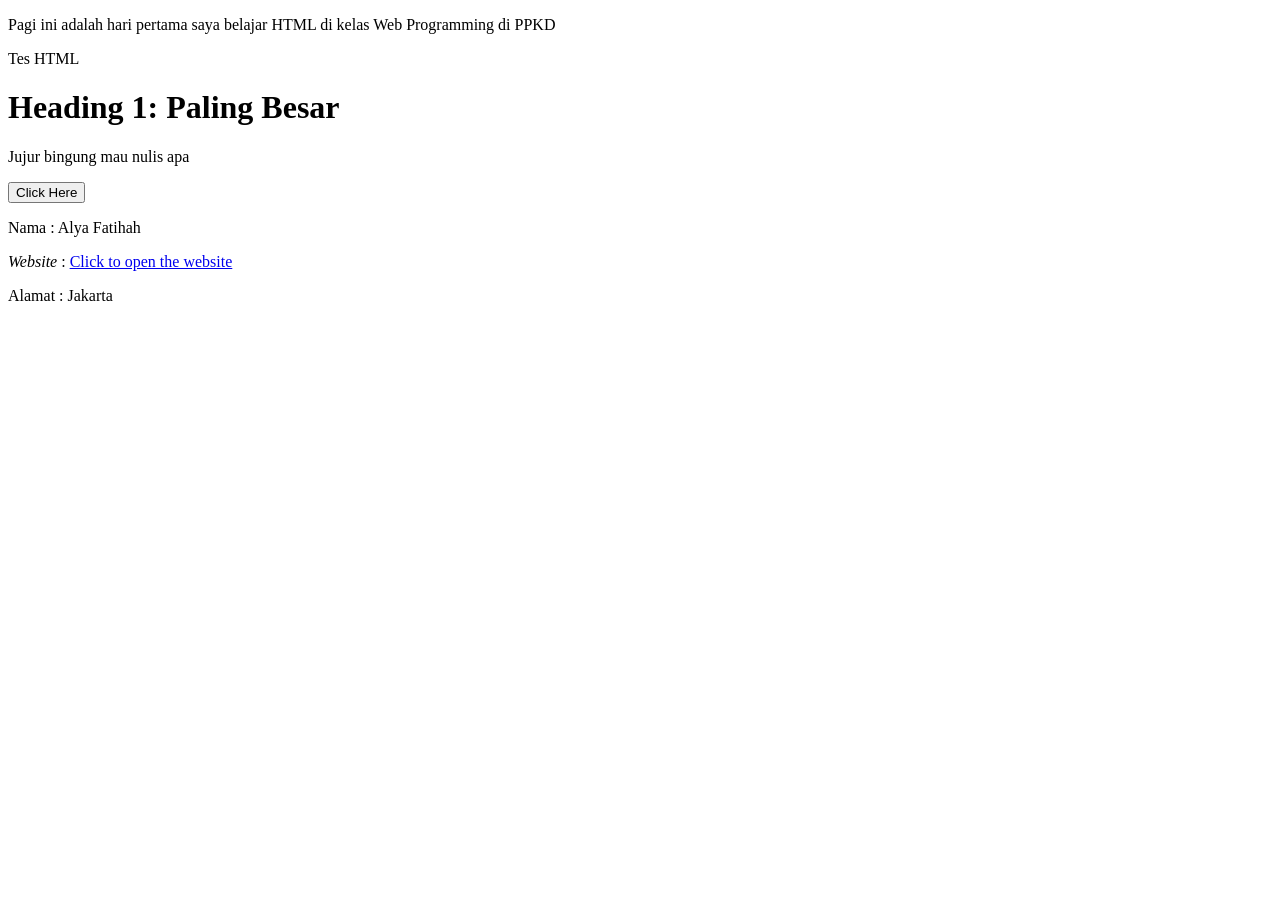
<file: 1.html>
<!--
    HTML: hyper text markup language
-->

<!DOCTYPE html>
<html lang="en">

<head>
    <meta charset="UTF-8">
    <meta name="viewport" content="width=device-width, initial-scale=1.0">
    <title>Belajar HTML</title>
</head>

<body>
    <p>Pagi ini adalah hari pertama saya belajar HTML di kelas Web Programming di PPKD</p>
    <p>Tes HTML</p>

    <h1>Heading 1: Paling Besar</h1>
    <p>Jujur bingung mau nulis apa</p>
    <button>Click Here</button>

    <p>Nama : Alya Fatihah</p>
    <p><em>Website</em> : <a href="http://alyafatihah.com"> Click to open the website</a></p>
    <p>Alamat : Jakarta</p>
</body>

</html>
</file>
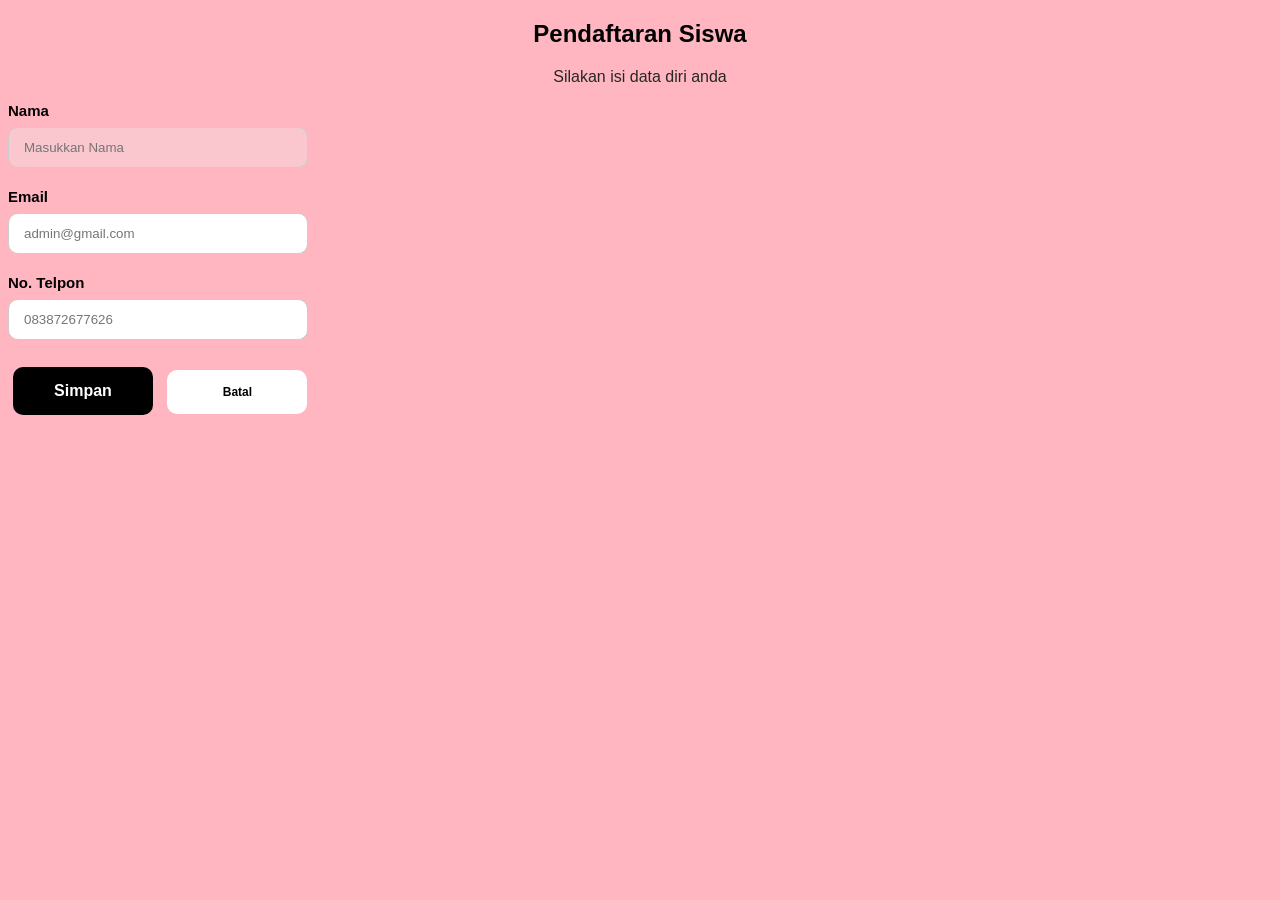
<file: 2.html>
<!DOCTYPE html>
<html lang="en">

<head>
    <meta charset="UTF-8">
    <meta name="viewport" content="width=device-width, initial-scale=1.0">
    <title>Form Peserta</title>

    <!-- 
        CSS : Cascading Style Sheet()
        CSS : 3 (internal, eksternal, inline)
        Internal CSS : CSS ada di dalam file html
        External CSS : CSS ada di file ber ext.css
        Inline CSS : CSS nya dijadikan attribute dengan style
        -->
    <style>
        body {
            font-family: 'Segoe UI', Tahoma, Geneva, Verdana, sans-serif;
            background-color: lightpink;
            justify-self: center;
        }

        h2 {
            color: rgb(0, 0, 0);
            text-align: center;
        }

        p {
            color: rgb(38, 39, 37);
            text-align: center;
        }

        .form-group {
            margin-bottom: 20px;
        }

        label {
            display: block;
            margin-bottom: 8px;
            font-weight: 600;
            font-size: 15px;
        }

        input[type='text'],
        input[type='email'],
        input[type='number'] {
            border: 1px solid #ccc;
            width: 300px;
            padding: 12px 15px;
            border-radius: 10px;
            outline: none;
            box-sizing: border-box;
            transition: border-color 0.3s;
        }

        input:focus {
            border-color: rgb(0, 174, 255);
        }

        .btn-submit,
        .btn-reset {
            width: 140px;
            margin: 5px;
            padding: 15px;
            border: none;
            border-radius: 10px;
            font-size: 16px;
            font-weight: bold;
            cursor: pointer;
            transition: background-color 0.3s
        }

        .btn-submit {
            background-color: rgb(0, 0, 0);
            color: #fff;
        }

        .btn-reset {
            background-color: #fff;
            color: rgb(0, 0, 0);
            font-size: 12px;
            margin-top: 10px;
        }

        .btn-submit:hover {
            background-color: rgb(0, 110, 255);
        }
    </style>
</head>

<body>
    <h2>Pendaftaran Siswa</h2>
    <p>Silakan isi data diri anda</p>

    <form method="post" /*untuk mengirim data ke server/kalo get untuk ambil data*/ action="3.html"
        enctype="multipart/form-data" /*untuk upload file pdf etc* />
    <div class="form-group">
        <label for="nama">Nama</label>
        <input type="text" name="nama" /*dikasih name biar bisa isi*/ id="nama" placeholder="Masukkan Nama" required
            /*kalo mau dimatikan atau tidak bisa diisi pakai disabled />
    </div>
    <div class="form-group">
        <label for="email">Email</label>
        <input type="email" name="email" id="email" placeholder="admin@gmail.com" required /*kalo mau gak bisa diisi
            bisa pakai readonly* />
    </div>
    <div class="form-group">
        <label for="number">No. Telpon</label>
        <input type="number" name="telepon" id="telepon" placeholder="083872677626" required>
    </div>
    <div class="form group">
        <button type="submit" /*type di sini untuk actionnya maka diisi submit (data yg udah diisi langsung hilang dari
            layar)*/ class="btn-submit" value="simpan">Simpan</button>
        <input type="Reset" class="btn-reset" value="Batal">
    </div>

    </form>
</body>

</html>
</file>
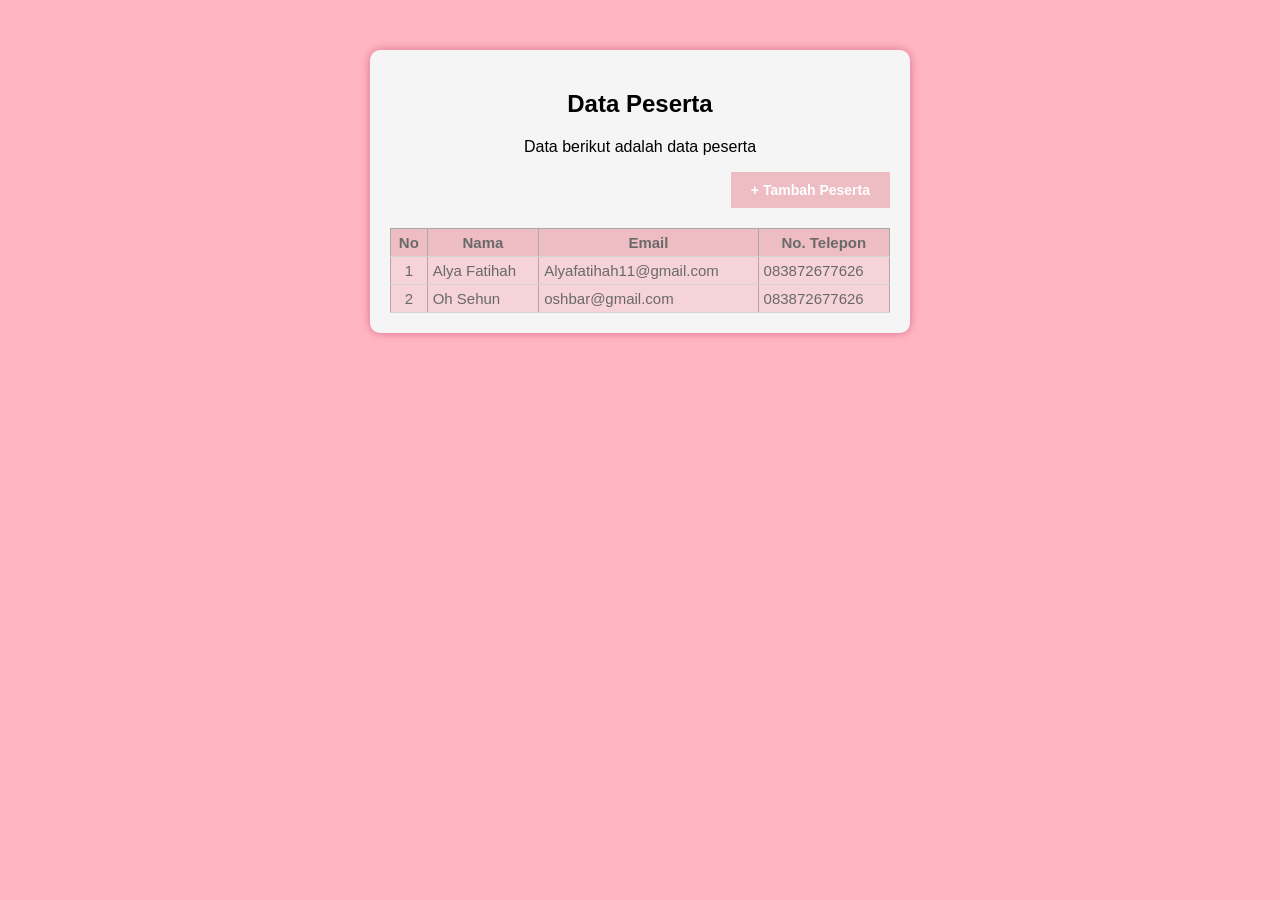
<file: 3.html>
<!DOCTYPE html>
<html lang="en">

<head>
    <meta charset="UTF-8">
    <meta name="viewport" content="width=device-width, initial-scale=1.0">
    <title>Data Peserta</title>

    <style>
        body {
            font-family: 'Segoe UI', Tahoma, Geneva, Verdana, sans-serif;
            background-color: lightpink;
        }

        .card-table {
            background-color: whitesmoke;
            padding: 20px;
            border-radius: 10px;
            box-shadow: 0 0 10px palevioletred;
            width: 70%;
            max-width: 500px;
            margin: 50px auto;
        }

        h2,
        p {
            text-align: center;
        }

        .table {
            width: 100%;
            border-collapse: collapse;
            /*menghilangkan border kecil di tabel*/
            border-color: rgb(172, 168, 168);
            margin-top: 20px;
            font-size: 15px;
            color: dimgray;
            background-color: rgb(245, 211, 216);
        }

        .table thead tr {
            background-color: rgb(238, 188, 195);
            color: rgb(107, 106, 106);
            text-align: center;
        }

        .table th,
        .table td {
            border-bottom: 1px solid lightgrey;
            padding: 5px 5px;
        }

        .btn-plus {
            text-align: right;
        }

        .btn-tambah {
            display: inline-block;
            /*button mengikuti karakter text*/
            padding: 10px 20px;
            background-color: rgb(238, 188, 195);
            color: white;
            text-decoration: none;
            font-weight: bold;
            font-size: 14px;
            transition: background 0.3s;
        }

        .btn-tambah:hover {
            background-color: rgb(0, 110, 255);
        }

        .number {
            text-align: center;
        }
    </style>
</head>

<body>
    <div class="card-table">
        <h2>Data Peserta</h2>
        <p> Data berikut adalah data peserta</p>

        <div class="btn-plus">
            <a href="2.html" class="btn-tambah"> + Tambah Peserta</a>
        </div>

        <table class="table" border="1">
            <thead>
                <tr>
                    <th>No</th>
                    <th>Nama</th>
                    <th>Email</th>
                    <th>No. Telepon</th>
                </tr>
            </thead>
            <tbody>
                <tr>
                    <td class="number">1</td>
                    <td>Alya Fatihah</td>
                    <td>Alyafatihah11@gmail.com</td>
                    <td>083872677626</td>
                </tr>
                <tr>
                    <td class="number">2</td>
                    <td>Oh Sehun</td>
                    <td>oshbar@gmail.com</td>
                    <td>083872677626</td>
                </tr>

            </tbody>
        </table>
    </div>
</body>

</html>
</file>
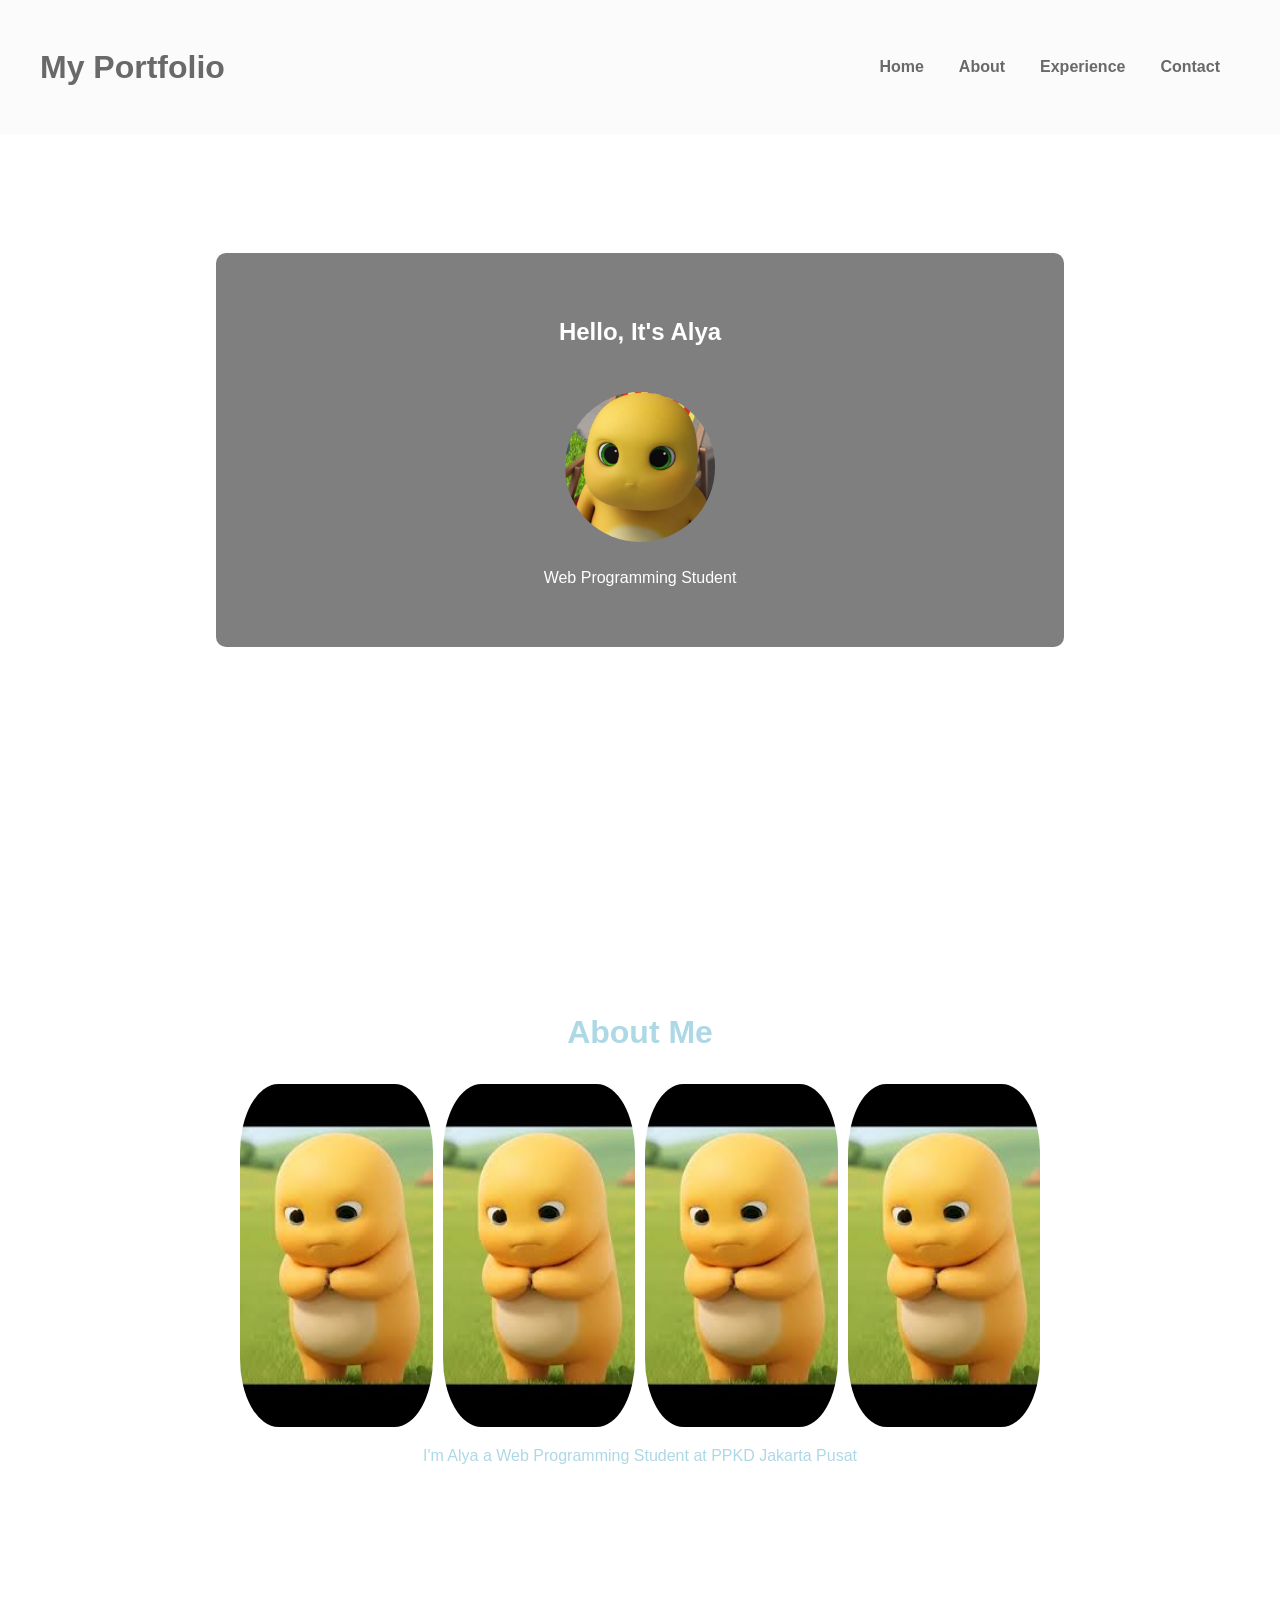
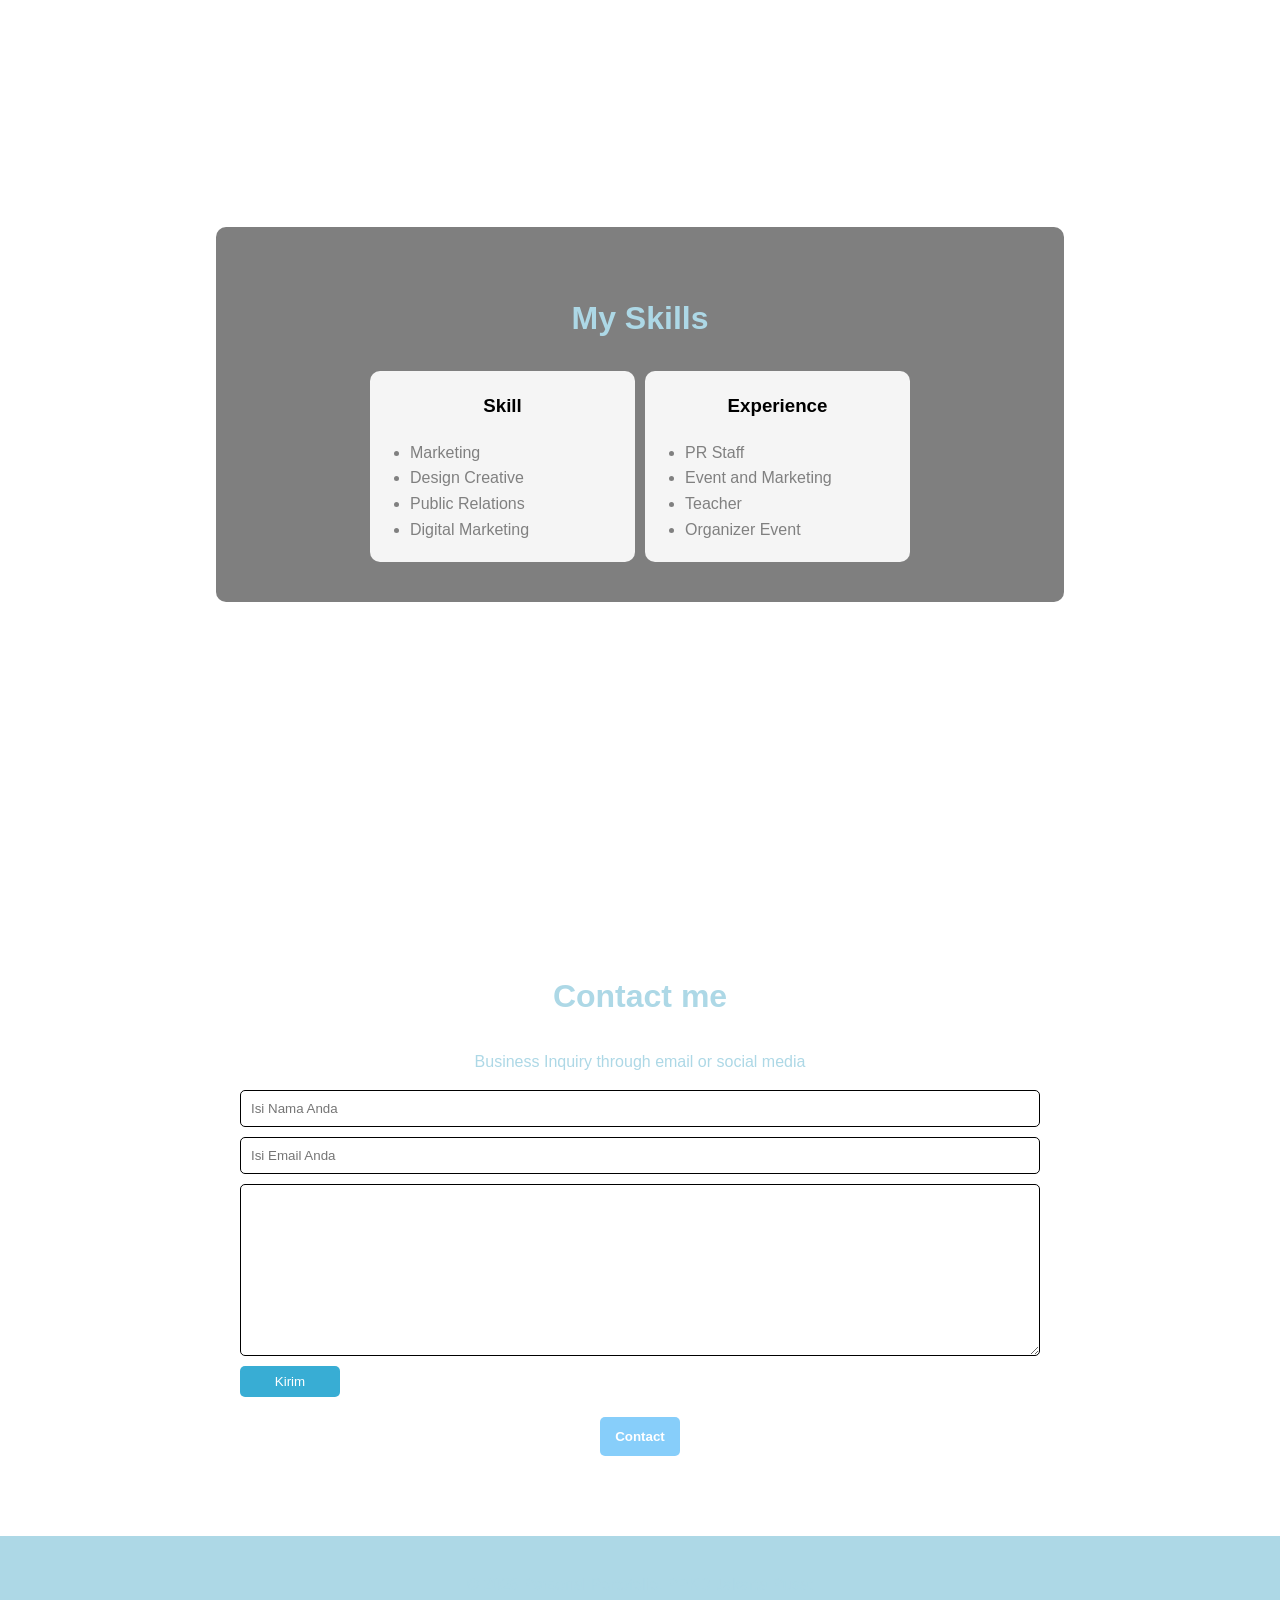
<file: 4.html>
<!DOCTYPE html>
<html lang="en">

<head>
    <meta charset="UTF-8">
    <meta name="viewport" content="width=device-width, initial-scale=1.0">
    <title>Personal Portofolio</title>
    <link rel="stylesheet" href="style.css">
</head>

<body>
    <header class="navbar">
        <div class="nav-container">
            <h2 class="logo">My Portfolio</h2>

            <button onclick="toggleMenu()">☰</button>
            <nav id="menu">
                <a href="#home">Home</a>
                <a href="#about">About</a>
                <a href="#experience">Experience</a>
                <a href="#contact">Contact</a>
            </nav>
        </div>
    </header>
    <section id="home" class="parallax bg-1">
        <div class="content">
            <h1>Hello, It's Alya</h1>
            <img src="nlg.jpg" class="profile-img">
            <p>Web Programming Student</p>
        </div>
    </section>
    <section id="about" class="normal-section">
        <div class="container">
            <h2>About Me</h2>
            <div class="gallery">
                <img src="nailong.jfif" alt="">
                <img src="nailong.jfif" alt="">
                <img src="nailong.jfif" alt="">
                <img src="nailong.jfif" alt="">
            </div>
            <p>I'm Alya a Web Programming Student at PPKD Jakarta Pusat</p>
        </div>
    </section>
    <section id="experience" class="parallax bg-2">
        <div class="content">
            <h2>My Skills</h2>
            <div class="wraper">
                <div class="skill-wraper">
                    <h3>Skill</h3>
                    <ul>
                        <li>Marketing</li>
                        <li>Design Creative</li>
                        <li>Public Relations</li>
                        <li>Digital Marketing</li>
                    </ul>
                </div>
                <div class="skill-wraper">
                    <h3>Experience</h3>
                    <ul>
                        <li>PR Staff</li>
                        <li>Event and Marketing</li>
                        <li>Teacher</li>
                        <li>Organizer Event</li>
                    </ul>
                </div>
            </div>
        </div>
    </section>
    <section id="contact" class="normal-section">
        <div class="container">
            <h2>Contact me</h2>
            <p>Business Inquiry through email or social media</p>
            <form action="" method="post" class="contact-form">
                <input type="text" name="name" placeholder="Isi Nama Anda">

                <input type="email" name="email" placeholder="Isi Email Anda">
                <textarea name="message" cols="30" rows="10"></textarea>
                <button type="submit">Kirim</button>
            </form>
            <button class="btn-contact">Contact</button>
        </div>
    </section>
    <footer>
        <p>&copy; 2026 Personal Portofolio. PPKD Jakarta Pusat</p>
    </footer>

    <script src="">
        function toggleMenu() {
            document.getElementById("menu").classList.toggle("show");
        }
    </script>
</body>

</html>
</file>
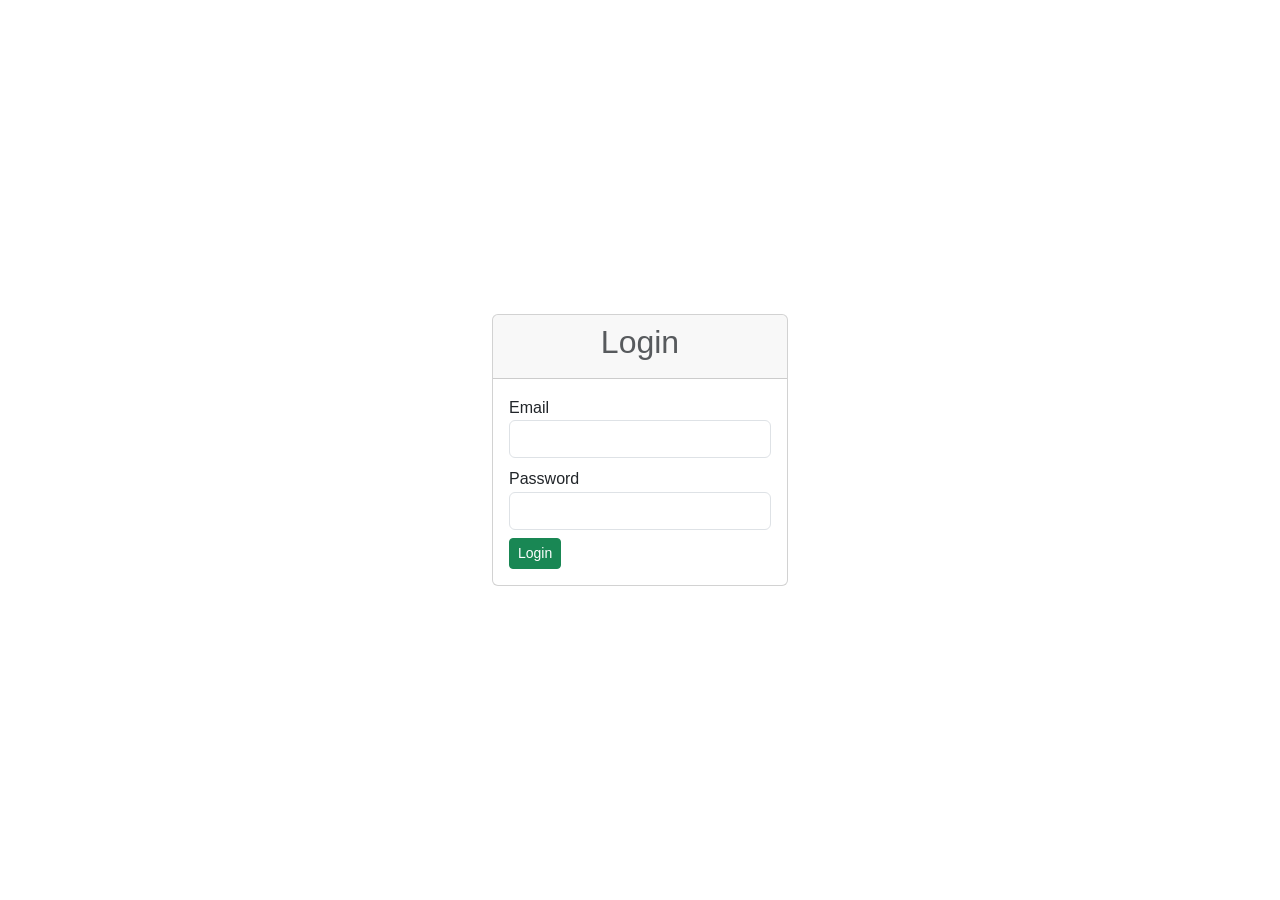
<file: 5.html>
<!DOCTYPE html>
<html lang="en">

<head>
    <meta charset="UTF-8">
    <meta name="viewport" content="width=device-width, initial-scale=1.0">
    <title>Document</title>
    <link rel="stylesheet" href="https://cdn.jsdelivr.net/npm/bootstrap@5.3.8/dist/css/bootstrap.min.css">
    <link rel="stylesheet" href="style.css">
</head>

<body>
    <div class="container-fluid bg-1">
        <div class="row d-flex justify-content-center align-items-center vh-100">
            <div class="col-3">
                <div class="card">
                    <div class="card-header">
                        <h2 class="text-center text-muted /*buat matiin warna dari h2 css manual jadi warna abu-abu*/">
                            Login</h2>
                    </div>
                    <div class="card-body">
                        <form action="" method="post">
                            <div class="mb-2">
                                <label for="">Email</label>
                                <input type="email" name="email" class="form-control">
                            </div>
                            <div class="mb-2">
                                <label for="">Password</label>
                                <input type="password" name="password" class="form-control">
                            </div>
                            <button type="submit"
                                class="btn btn-success /*warna di bootstrap*/ btn-sm /*ukuran button=small*/">Login</button>
                        </form>
                    </div>
                </div>
            </div>
        </div>
    </div>
    <script src="https://cdn.jsdelivr.net/npm/bootstrap@5.3.8/dist/js/bootstrap.bundle.min.js"></script>
</body>

</html>
</file>
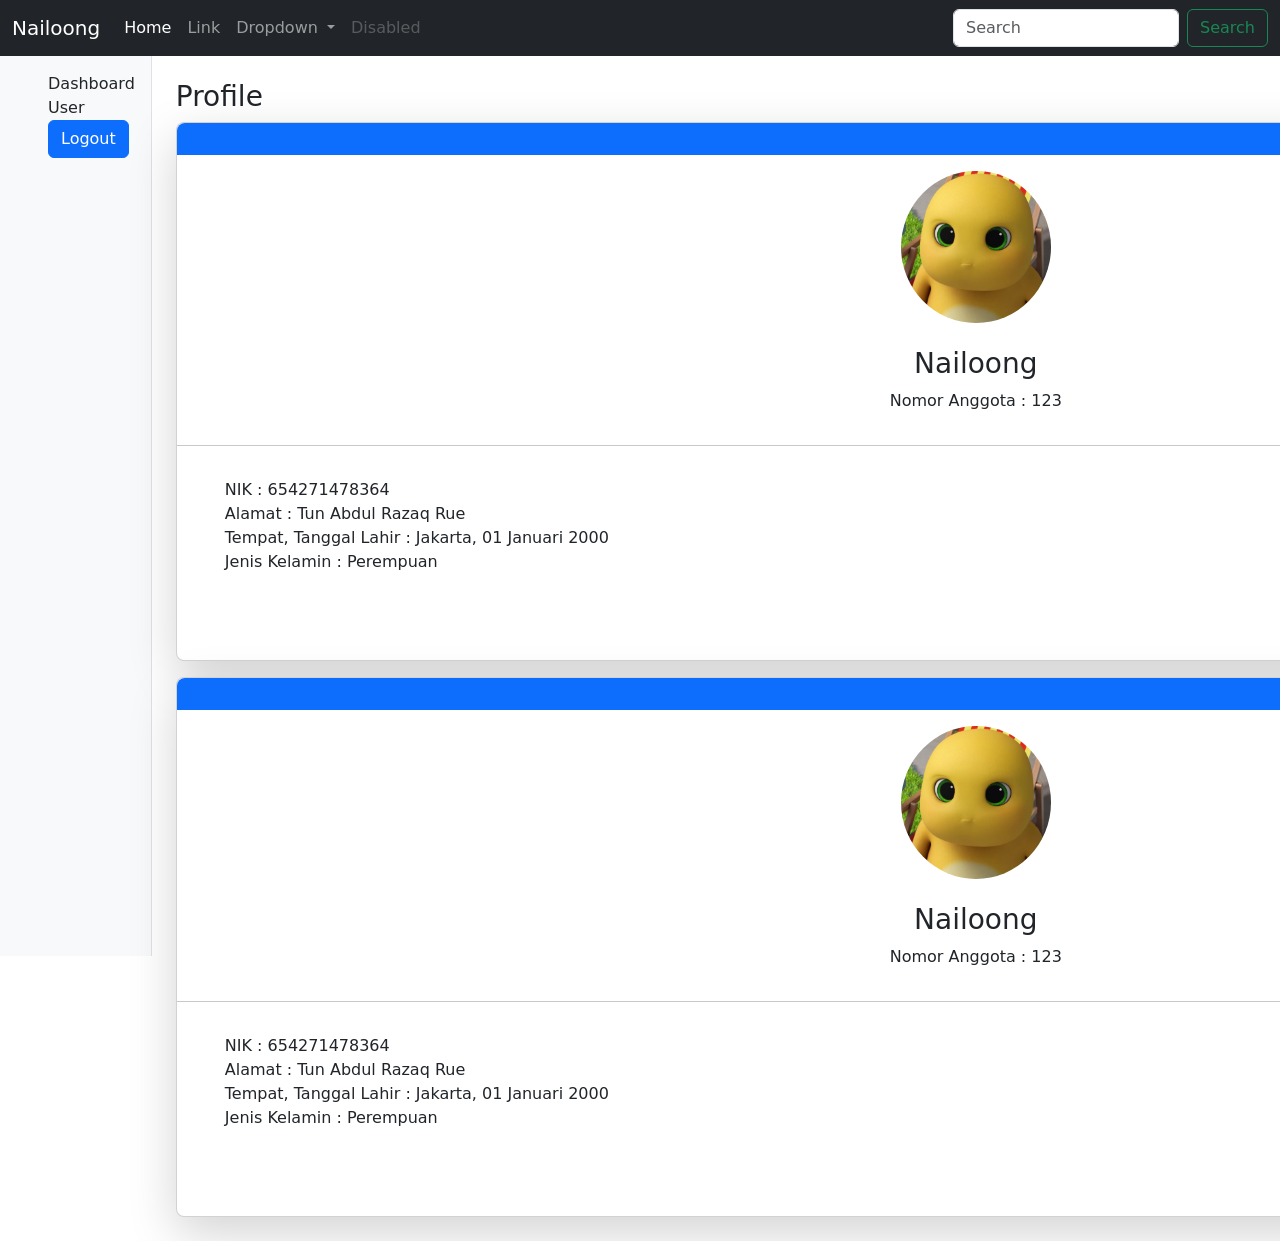
<file: 6.html>
<!DOCTYPE html>
<html lang="en">

<head>
    <meta charset="UTF-8">
    <meta name="viewport" content="width=device-width, initial-scale=1.0">
    <title>Document</title>

    <link rel="stylesheet" href="https://cdn.jsdelivr.net/npm/bootstrap@5.3.8/dist/css/bootstrap.min.css">
    <style>
        .content {
            flex: 1;
        }
    </style>
</head>

<body>
    <nav class="navbar navbar-expand-lg navbar-dark bg-dark">
        <div class="container-fluid">
            <a class="navbar-brand" href="#">Nailoong</a>
            <button class="navbar-toggler" type="button" data-bs-toggle="collapse"
                data-bs-target="#navbarSupportedContent" aria-controls="navbarSupportedContent" aria-expanded="false"
                aria-label="Toggle navigation">
                <span class="navbar-toggler-icon"></span>
            </button>
            <div class="collapse navbar-collapse" id="navbarSupportedContent">
                <ul class="navbar-nav me-auto mb-2 mb-lg-0">
                    <li class="nav-item">
                        <a class="nav-link active" aria-current="page" href="#">Home</a>
                    </li>
                    <li class="nav-item">
                        <a class="nav-link" href="#">Link</a>
                    </li>
                    <li class="nav-item dropdown">
                        <a class="nav-link dropdown-toggle" href="#" role="button" data-bs-toggle="dropdown"
                            aria-expanded="false">
                            Dropdown
                        </a>
                        <ul class="dropdown-menu">
                            <li><a class="dropdown-item" href="#">Action</a></li>
                            <li><a class="dropdown-item" href="#">Another action</a></li>
                            <li>
                                <hr class="dropdown-divider">
                            </li>
                            <li><a class="dropdown-item" href="#">Something else here</a></li>
                        </ul>
                    </li>
                    <li class="nav-item">
                        <a class="nav-link disabled" aria-disabled="true">Disabled</a>
                    </li>
                </ul>
                <form class="d-flex" role="search">
                    <input class="form-control me-2" type="search" placeholder="Search" aria-label="Search" />
                    <button class="btn btn-outline-success" type="submit">Search</button>
                </form>
            </div>
        </div>
    </nav>
    <div class="d-flex">
        <aside class="sidebar bg-light border-end p-3 w-25 vh-100">
            <ul class="nav-pills flex-column gap-1" style="list-style-type: none;">
                <li class="nav-item active">
                    <a href="" class="nav-link">Dashboard</a>
                </li>
                <li class="nav-item">
                    <a href="" class="nav-link">User</a>
                </li>
                <li class="nav-item">
                    <a href="" class="btn btn-primary">Logout</a>
                </li>
            </ul>
        </aside>
        <!-- Main -->
        <main class="content p-4">
            <h3>Profile</h3>
            <div class="card justify-content-center rounded-3 shadow-lg" style="width: 100rem;">
                <div class="card-body bg-primary h-25 rounded-top-3"></div>
                <div class="card-body d-flex justify-content-center align-items-center flex-column">
                    <img src="nlg.jpg" class="rounded-circle" style="width: 150px;" alt="">
                    <br>
                    <h3 class="card-title">Nailoong</h3>
                    <p class="card-text">Nomor Anggota : 123</p>
                </div>
                <hr>
                <div
                    class="card-body d-flex /*problem kemarin pas pakai p malah jejer ke samping kanan gara-gara d-flex: dia bikin childnya susun ke samping, kalo mau kontra dan tetep susun ke bawah bisa tambahin flex-column*/ justify-content-left align-items-start">
                    <ul style="list-style-type: none;">
                        <li>NIK : 654271478364</li>
                        <li>Alamat : Tun Abdul Razaq Rue</li>
                        <li>Tempat, Tanggal Lahir : Jakarta, 01 Januari 2000</li>
                        <li>Jenis Kelamin : Perempuan</li>
                    </ul>
                </div>
                <div class="justify-content-end d-flex mb-3 me-3">
                    <a href="#" class="btn btn-primary">Click Here</a>
                </div>
            </div>

            <div class="card justify-content-center rounded-3 shadow-lg mt-3" style="width: 100rem;">
                <div class="card-body bg-primary h-25 rounded-top-3"></div>
                <div class="card-body d-flex justify-content-center align-items-center flex-column">
                    <img src="nlg.jpg" class="rounded-circle" style="width: 150px;" alt="">
                    <br>
                    <h3 class="card-title">Nailoong</h3>
                    <p class="card-text">Nomor Anggota : 123</p>
                </div>
                <hr>
                <div class="card-body d-flex justify-content-left align-items-start">
                    <ul style="list-style-type: none;">
                        <li>NIK : 654271478364</li>
                        <li>Alamat : Tun Abdul Razaq Rue</li>
                        <li>Tempat, Tanggal Lahir : Jakarta, 01 Januari 2000</li>
                        <li>Jenis Kelamin : Perempuan</li>
                    </ul>
                </div>
                <div class="justify-content-end d-flex mb-3 me-3">
                    <a href="#" class="btn btn-primary">Click Here</a>
                </div>
            </div>
        </main>
        <!-- End Main -->
    </div>
    <!-- End Sidebar -->

    <script src="https://cdn.jsdelivr.net/npm/bootstrap@5.3.8/dist/js/bootstrap.bundle.min.js"></script>
</body>

</html>
</file>
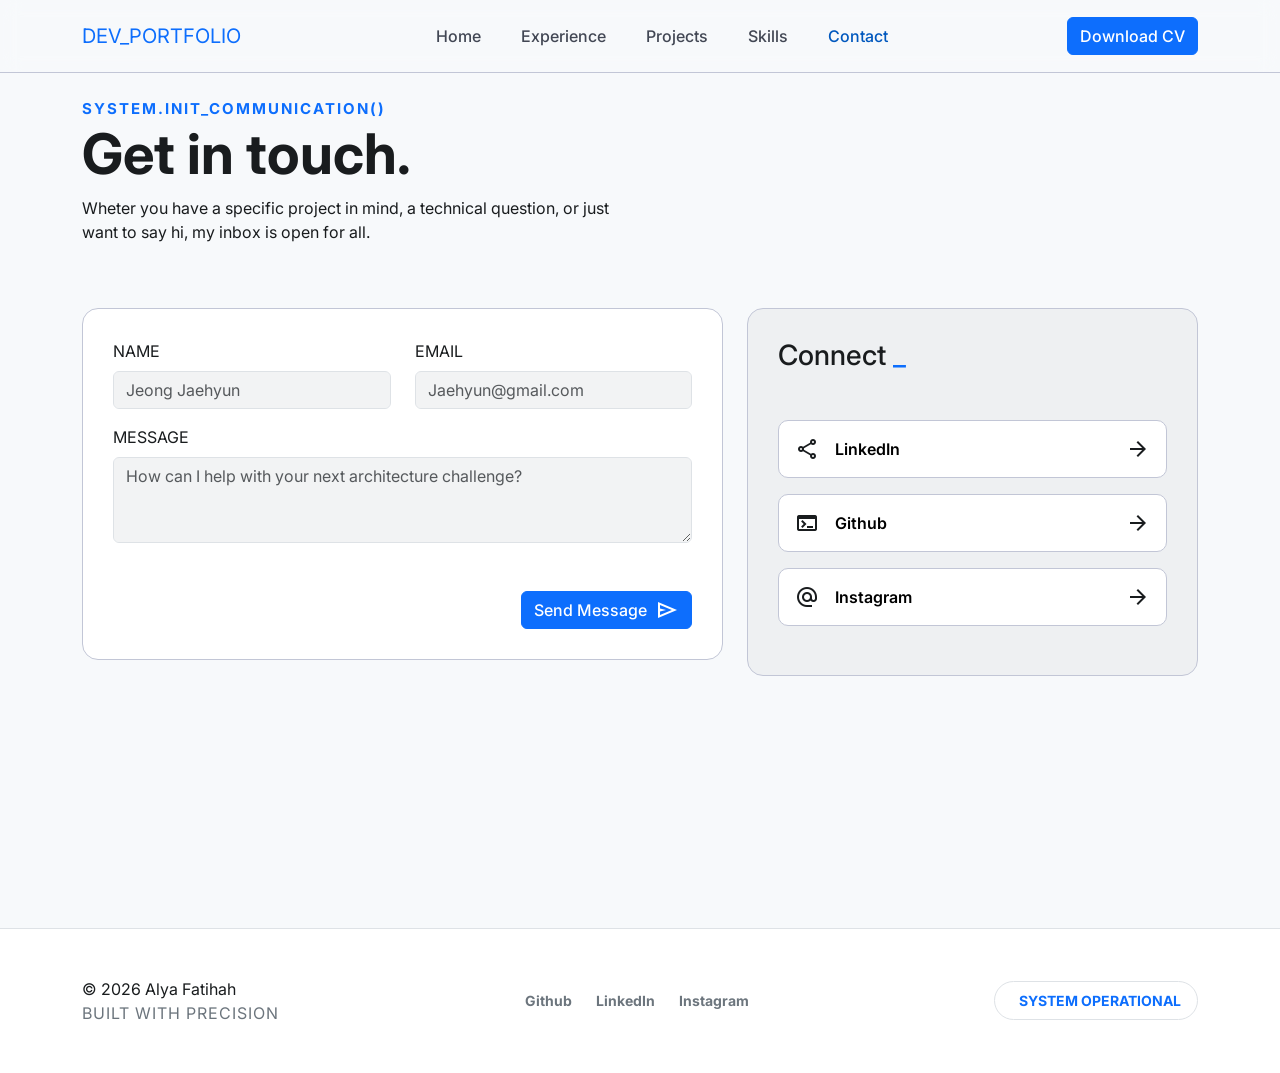
<file: contact.html>
<!DOCTYPE html>
<html lang="en">

<head>
    <meta charset="UTF-8">
    <meta name="viewport" content="width=device-width, initial-scale=1.0">
    <title>Document</title>
    <link rel="stylesheet" href="https://cdn.jsdelivr.net/npm/bootstrap@5.3.8/dist/css/bootstrap.min.css">
    <link rel="stylesheet" href="assets/CSS/alya.css">

    <!-- Google Fonts -->
    <link href="https://fonts.googleapis.com" rel="preconnect" />
    <link crossorigin="" href="https://fonts.gstatic.com" rel="preconnect" />
    <link href="https://fonts.googleapis.com/css2?family=Inter:wght@400;500;600;700&display=swap" rel="stylesheet" />
    <link href="https://fonts.googleapis.com/css2?family=Material+Symbols+Outlined:wght,FILL@100..700,0..1&display=swap"
        rel="stylesheet" />
</head>

<body>
    <div class="wrapper">
        <nav class="navbar navbar-expand-lg navbar-custom fixed-top py-3">
            <div class="container">
                <!-- Tambah text-primary untuk kasih warna biru (tanpa css tambahan) -->
                <a class="navbar-brand text-primary text-uppercase" href="#">Dev_Portfolio</a>
                <button class="navbar-toggler" type="button" data-bs-toggle="collapse"
                    data-bs-target="#navbarSupportedContent" aria-controls="navbarSupportedContent"
                    aria-expanded="false" aria-label="Toggle navigation">
                    <span class="navbar-toggler-icon"></span>
                </button>
                <div class="collapse navbar-collapse" id="navbarSupportedContent">
                    <!-- Pastikan ada class nav-link untuk atur text decoration (case di sini ada underlinenya dan tanpa css tambahan) -->
                    <ul class="navbar-nav mx-auto mb-2 mb-lg-0 gap-lg-4">
                        <li class="nav-item">
                            <a class="nav-link-custom /*text-decoration-none (tanpa css tambahan)*/ px-2 /*px itu padding kiri-kanan, kalo py padding atas-bawah*/"
                                aria-current="page" href="#">Home</a>
                        </li>
                        <li class="nav-item">
                            <a class="nav-link-custom /*text-decoration-none (tanpa css tambahan)*/ px-2"
                                href="#">Experience</a>
                        </li>
                        <li class="nav-item">
                            <a class="nav-link-custom /*text-decoration-none (tanpa css tambahan)*/ px-2"
                                href="#">Projects</a>
                        </li>
                        <li class="nav-item">
                            <a class="nav-link-custom /*text-decoration-none (tanpa css tambahan)*/ px-2"
                                href="#">Skills</a>
                        </li>
                        <li class="nav-item">
                            <a class="nav-link-custom /*text-decoration-none (tanpa css tambahan)*/ px-2 active"
                                href="#">Contact</a>
                        </li>
                    </ul>
                    <div class="d-flex">
                        <button class="btn btn-primary fw-medium">Download CV</button>
                    </div>
                </div>
            </div>
        </nav>

        <main class="pt-5 style=" padding-top: 150px;">
            <section class="container py-5">
                <span class="text-primary fw-bold text-uppercase"
                    style="font-size: 15px; letter-spacing: 2px;">System.init_communication()</span>
                <h1 class="display-4 fw-bold mb-2">Get in touch.</h1>
                <p class="w-50">Wheter you have a specific project in mind, a technical question, or just want to
                    say hi, my inbox is open for all.</p>
            </section>

            <section class="container mb-5">
                <div class="row">
                    <div class="col-7">
                        <div class="project-card">
                            <form>
                                <div class="row">
                                    <div class="col-6">
                                        <label for="Name" class="form-label text-uppercase">Name</label>
                                        <input type="text" class="form-control background-grey"
                                            placeholder="Jeong Jaehyun">
                                    </div>
                                    <div class="col-6">
                                        <label for="Email" class="form-label text-uppercase">Email</label>
                                        <input type="text" class="form-control background-grey"
                                            placeholder="Jaehyun@gmail.com">
                                    </div>
                                </div>
                                <div class="mb-5 mt-3">
                                    <label for="Message" class="form-label text-uppercase">Message</label>
                                    <textarea class="form-control background-grey" rows="3"
                                        placeholder="How can I help with your next architecture challenge?"></textarea>
                                </div>
                                <div class="d-flex justify-content-end">
                                    <button type="submit" class="btn btn-primary fw-medium d-flex gap-2">Send Message
                                        <span class="material-symbols-outlined">Send</span>
                                    </button>
                                </div>
                            </form>
                        </div>
                    </div>
                    <div class="col-5">
                        <div class="project-card background-grey" style="min-height: 23rem;">
                            <h3 class="mb-5">Connect <span class="text-primary">_</span></h3>
                            <div class="d-flex flex-column">
                                <div class="d-flex p-3 mb-3 connect gap-3">
                                    <i class="material-symbols-outlined">Share</i>
                                    <span class="text-black fw-semibold" style="width: 30rem;">LinkedIn</span>
                                    <i class="material-symbols-outlined">arrow_forward</i>
                                </div>
                                <div class="d-flex  p-3 mb-3 connect gap-3">
                                    <i class="material-symbols-outlined">Terminal</i>
                                    <span class="text-black fw-semibold" style="width: 30rem;">Github</span>
                                    <i class="material-symbols-outlined">arrow_forward</i>
                                </div>
                                <div class="d-flex  p-3 mb-3 connect gap-3">
                                    <i class="material-symbols-outlined">Alternate_email</i>
                                    <span class="text-black fw-semibold" style="width: 30rem;">Instagram</span>
                                    <i class="material-symbols-outlined">arrow_forward</i>
                                </div>
                            </div>
                        </div>
                    </div>
                </div>
            </section>

            <section class="container mb-5">
                <div class="border-3"><iframe class="gmap_iframe" width="100%" frameborder="0" scrolling="no"
                        marginheight="0" marginwidth="0"
                        src="https://maps.google.com/maps?width=600&amp;height=400&amp;hl=en&amp;q=ppkd jakarta pusat&amp;t=&amp;z=14&amp;ie=UTF8&amp;iwloc=B&amp;output=embed"></iframe>
                </div>
            </section>
        </main>

        <footer class="bg-white border-top py-5">
            <div class="container d-flex justify-content-between align-items-center gap-4">
                <div class="text-center text-md-start">
                    <span class="fe-bold d-block">&copy; 2026 Alya Fatihah</span>
                    <span class="text-uppercase text-secondary" style="letter-spacing: 1px;">Built with Precision</span>
                </div>
                <div class="d-flex gap-4">
                    <a href="" class="text-decoration-none text-secondary small fw-bold">Github</a>
                    <a href="" class="text-decoration-none text-secondary small fw-bold">LinkedIn</a>
                    <a href="" class="text-decoration-none text-secondary small fw-bold">Instagram</a>
                </div>
                <div class="d-flex rounded-pill border align-items-center gap-2 py-2 px-3">
                    <div class="bg-primary rounded-circle"></div>
                    <small class="fw-bold text-primary text-uppercase">System Operational</small>
                </div>
            </div>
        </footer>
        <script src="https://cdn.jsdelivr.net/npm/bootstrap@5.3.8/dist/js/bootstrap.bundle.min.js"></script>
</body>

</html>
</file>
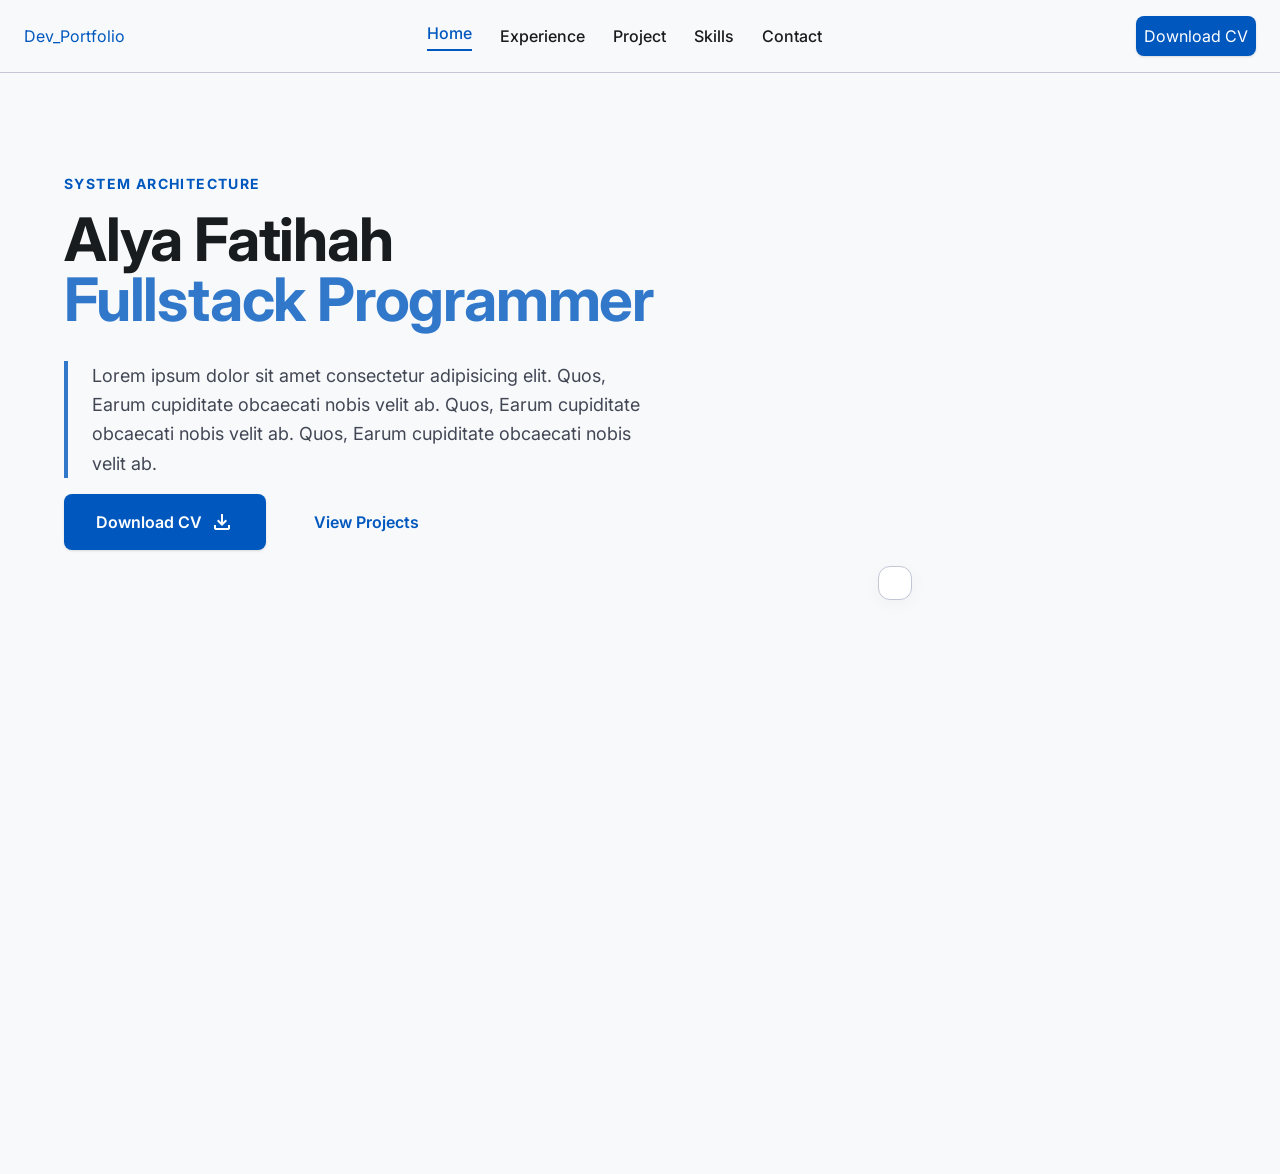
<file: mine.html>
<!doctype html>
<html>

<head>
    <meta charset="UTF-8">
    <meta name="viewport" content="width=device-width, initial-scale=1.0">
    <link href="src/output.css" rel="stylesheet">

    <!-- Google Fonts -->
    <link href="https://fonts.googleapis.com" rel="preconnect" />
    <link crossorigin="" href="https://fonts.gstatic.com" rel="preconnect" />
    <link href="https://fonts.googleapis.com/css2?family=Inter:wght@400;500;600;700&display=swap" rel="stylesheet" />
    <link href="https://fonts.googleapis.com/css2?family=Material+Symbols+Outlined:wght,FILL@100..700,0..1&display=swap"
        rel="stylesheet" />
</head>

<body class="font-inter text-on-surface selection:bg-primary/20">
    <nav
        class="fixed top-0 left-0 w-full bg-surface border-b border-outline-variant py-4 px-gutter mx-auto flex justify-between items-center z-50">
        <div class="flex items-center gap-4">
            <span class="fw-bold text-primary">Dev_Portfolio</span>
        </div>
        <div class="flex items-center gap-7">
            <a href=""
                class="font-medium text-primary border-b-2 border-primary pb-1 transition-colors duration-200">Home</a>
            <a href=""
                class="font-medium text-on-surface hover:text-primary transition-color duration-200">Experience</a>
            <a href="" class="font-medium text-on-surface hover:text-primary transition-color duration-200">Project</a>
            <a href="" class="font-medium text-on-surface hover:text-primary transition-color duration-200">Skills</a>
            <a href="" class="font-medium text-on-surface hover:text-primary transition-color duration-200">Contact</a>
        </div>

        <div class="flex items-center gap-3">
            <div></div>
            <button
                class="bg-primary text-on-primary px-2 py-2 rounded-lg hover:brightness-100 transition-all shadow-sm">Download
                CV</button>
        </div>
    </nav>

    <main class="pt-24 min-h-screen">
        <section
            class="max-w-container-max mx-auto flex flex-col md:flex-row items-center px-gutter py-section-gap gap-16">
            <div class="flex-1 space-y-8">
                <div class="space-y-4">
                    <span class="text-primary font-bold tracking-widest uppercase block text-label-sm">System
                        Architecture</span>
                    <h1 class="text-h1 text-on-surface lg:text-6xl">Alya Fatihah
                        <span class="text-primary/80 font-bold block">Fullstack Programmer</span>
                    </h1>
                </div>
                <div>
                    <p
                        class="text-body-lg text-on-surface-variant max-w-xl border-l-4 border-primary/80 pl-6 leading-relaxed">
                        Lorem ipsum dolor sit amet consectetur adipisicing elit. Quos, Earum cupiditate obcaecati nobis
                        velit ab. Quos, Earum cupiditate obcaecati nobis velit ab. Quos, Earum cupiditate obcaecati
                        nobis
                        velit ab.
                    </p>
                    <div class="flex flex-wrap gap-4 pt-4">
                        <button
                            class="bg-primary text-on-primary font-semibold rounded-lg px-8 py-4 hover:brightness-110 active:scale-95 transition-all shadow flex items-center gap-2">
                            <span>Download CV</span>
                            <span class="material-symbols-outlined text-[20px]">Download</span>
                        </button>
                        <button
                            class="border-primary/20 text-primary font-semibold rounded-lg px-8 py-4 hover:bg-primary/5 active:scale-95 transition-all">
                            View Projects
                        </button>
                    </div>
                    </>
                </div>
                <div class="flex-1 w-full relative">
                    <div class="aspect-square w-full max-w-lg mx-auto relative group">
                        <div
                            class="absolute -top-4 -right-4 bg-surface-container-lowest p-4 border border-outline-variant rounded-xl z-20 hidden lg:block soft-shadow">

                        </div>
                    </div>
                </div>
        </section>
    </main>
</body>

</html>
</file>
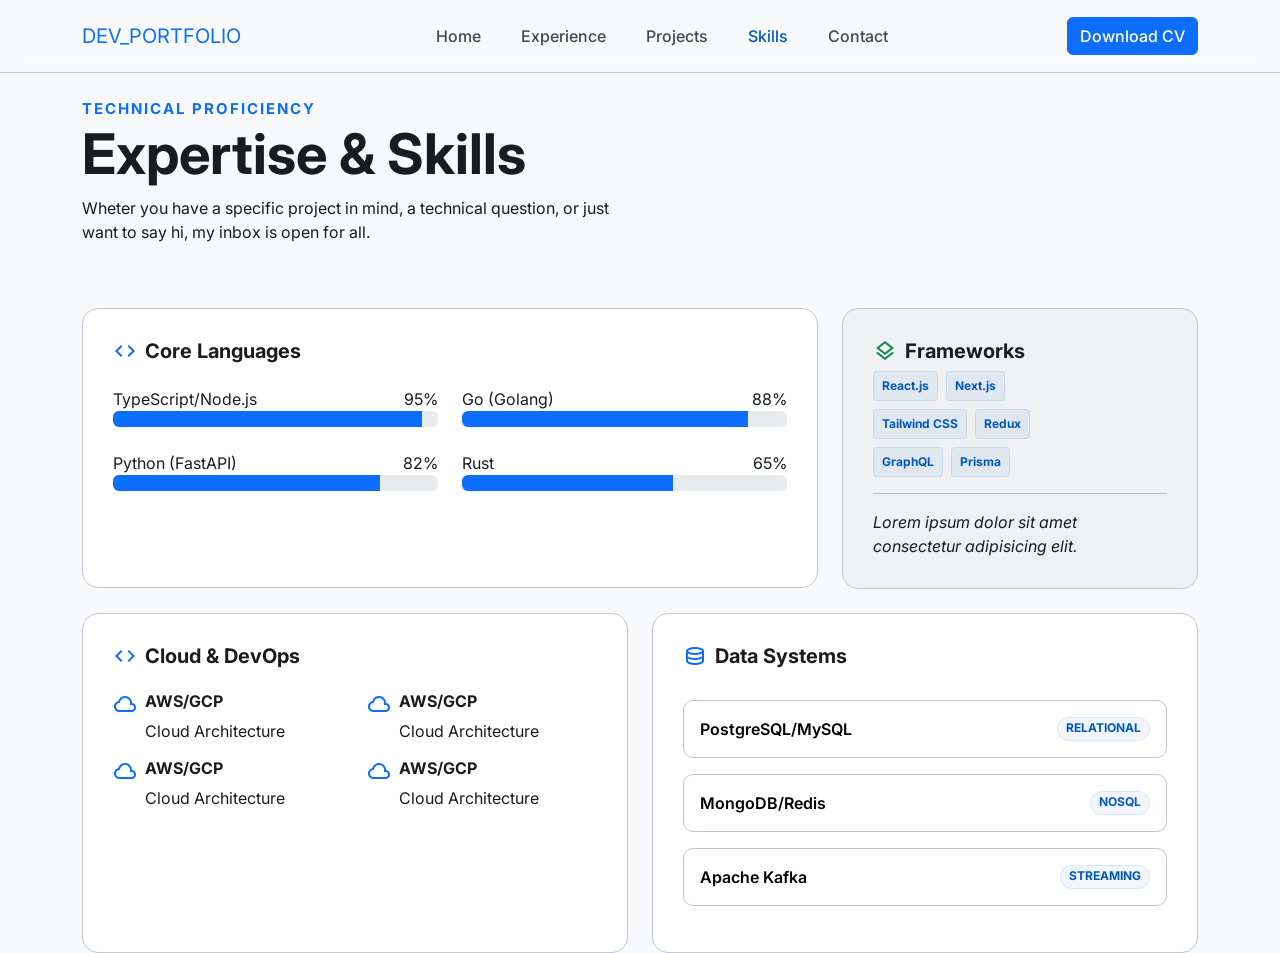
<file: skill.html>
<!DOCTYPE html>
<html lang="en">

<head>
    <meta charset="UTF-8">
    <meta name="viewport" content="width=device-width, initial-scale=1.0">
    <title>Document</title>
    <link rel="stylesheet" href="https://cdn.jsdelivr.net/npm/bootstrap@5.3.8/dist/css/bootstrap.min.css">
    <link rel="stylesheet" href="assets/CSS/alya.css">

    <!-- Google Fonts -->
    <link href="https://fonts.googleapis.com" rel="preconnect" />
    <link crossorigin="" href="https://fonts.gstatic.com" rel="preconnect" />
    <link href="https://fonts.googleapis.com/css2?family=Inter:wght@400;500;600;700&display=swap" rel="stylesheet" />
    <link href="https://fonts.googleapis.com/css2?family=Material+Symbols+Outlined:wght,FILL@100..700,0..1&display=swap"
        rel="stylesheet" />
</head>

<body>
    <div class="wrapper">
        <nav class="navbar navbar-expand-lg navbar-custom fixed-top py-3">
            <div class="container">
                <!-- Tambah text-primary untuk kasih warna biru (tanpa css tambahan) -->
                <a class="navbar-brand text-primary text-uppercase" href="#">Dev_Portfolio</a>
                <button class="navbar-toggler" type="button" data-bs-toggle="collapse"
                    data-bs-target="#navbarSupportedContent" aria-controls="navbarSupportedContent"
                    aria-expanded="false" aria-label="Toggle navigation">
                    <span class="navbar-toggler-icon"></span>
                </button>
                <div class="collapse navbar-collapse" id="navbarSupportedContent">
                    <!-- Pastikan ada class nav-link untuk atur text decoration (case di sini ada underlinenya dan tanpa css tambahan) -->
                    <ul class="navbar-nav mx-auto mb-2 mb-lg-0 gap-lg-4">
                        <li class="nav-item">
                            <a class="nav-link-custom /*text-decoration-none (tanpa css tambahan)*/ px-2 /*px itu padding kiri-kanan, kalo py padding atas-bawah*/"
                                aria-current="page" href="#">Home</a>
                        </li>
                        <li class="nav-item">
                            <a class="nav-link-custom /*text-decoration-none (tanpa css tambahan)*/ px-2"
                                href="#">Experience</a>
                        </li>
                        <li class="nav-item">
                            <a class="nav-link-custom /*text-decoration-none (tanpa css tambahan)*/ px-2"
                                href="#">Projects</a>
                        </li>
                        <li class="nav-item">
                            <a class="nav-link-custom /*text-decoration-none (tanpa css tambahan)*/ px-2 active"
                                href="#">Skills</a>
                        </li>
                        <li class="nav-item">
                            <a class="nav-link-custom /*text-decoration-none (tanpa css tambahan)*/ px-2"
                                href="#">Contact</a>
                        </li>
                    </ul>
                    <div class="d-flex">
                        <button class="btn btn-primary fw-medium">Download CV</button>
                    </div>
                </div>
            </div>
        </nav>

        <main class="pt-5 style=" padding-top: 150px;">
            <section class="container py-5">
                <span class="text-primary fw-bold text-uppercase"
                    style="font-size: 15px; letter-spacing: 2px;">Technical Proficiency</span>
                <h1 class="display-4 fw-bold mb-2">Expertise & Skills</h1>
                <p class="w-50">Wheter you have a specific project in mind, a technical question, or just want to
                    say hi, my inbox is open for all.</p>
            </section>

            <section class="container">
                <div class="row">
                    <div class="col-8">
                        <div class="project-card" style="min-height: 280px;">
                            <div class="d-flex gap-2">
                                <i class="material-symbols-outlined text-primary">code</i>
                                <h5 class="fw-bold">Core Languages</h5>
                            </div>
                            <div class="row mt-3">
                                <div class="col-6">
                                    <div class="d-flex justify-content-between">
                                        <span>TypeScript/Node.js</span>
                                        <span>95%</span>
                                    </div>
                                    <div class="progress" role="progressbar" aria-label="Basic example"
                                        aria-valuenow="75" aria-valuemin="0" aria-valuemax="100">
                                        <div class="progress-bar" style="width: 95%;"></div>
                                    </div>
                                </div>
                                <div class="col-6">
                                    <div class="d-flex justify-content-between">
                                        <span>Go (Golang)</span>
                                        <span>88%</span>
                                    </div>
                                    <div class="progress" role="progressbar" aria-label="Basic example"
                                        aria-valuenow="75" aria-valuemin="0" aria-valuemax="100">
                                        <div class="progress-bar" style="width: 88%;"></div>
                                    </div>
                                </div>
                            </div>
                            <div class="row mt-4 mb-5">
                                <div class="col-6">
                                    <div class="d-flex justify-content-between">
                                        <span>Python (FastAPI)</span>
                                        <span>82%</span>
                                    </div>
                                    <div class="progress" role="progressbar" aria-label="Basic example"
                                        aria-valuenow="75" aria-valuemin="0" aria-valuemax="100">
                                        <div class="progress-bar" style="width: 82%;"></div>
                                    </div>
                                </div>
                                <div class="col-6">
                                    <div class="d-flex justify-content-between">
                                        <span>Rust</span>
                                        <span>65%</span>
                                    </div>
                                    <div class="progress" role="progressbar" aria-label="Basic example"
                                        aria-valuenow="75" aria-valuemin="0" aria-valuemax="100">
                                        <div class="progress-bar" style="width: 65%;"></div>
                                    </div>
                                </div>
                            </div>
                        </div>
                    </div>
                    <div class="col-4">
                        <div class="project-card background-grey" style="min-height: 280px;">
                            <div class="d-flex gap-2">
                                <i class="material-symbols-outlined text-success">layers</i>
                                <h5 class="fw-bold">Frameworks</h5>
                            </div>
                            <div class="d-flex gap-2 mb-2">
                                <span class="badge badge-tech rounded-1 p-2">React.js</span>
                                <span class="badge badge-tech rounded-1 p-2">Next.js</span>
                            </div>
                            <div class="d-flex gap-2 mb-2">
                                <span class="badge badge-tech rounded-1 p-2">Tailwind CSS</span>
                                <span class="badge badge-tech rounded-1 p-2">Redux</span>
                            </div>
                            <div class="d-flex gap-2">
                                <span class="badge badge-tech rounded-1 p-2">GraphQL</span>
                                <span class="badge badge-tech rounded-1 p-2">Prisma</span>
                            </div>
                            <hr>
                            <span class="d-block"><i>Lorem ipsum dolor sit amet consectetur adipisicing elit.</i></span>
                        </div>
                    </div>
                </div>
            </section>

            <section class="container">
                <div class="row mt-4">
                    <div class="col-6">
                        <div class="project-card" style="min-height: 340px;">
                            <div class="d-flex gap-2">
                                <i class="material-symbols-outlined text-primary">code</i>
                                <h5 class="fw-bold">Cloud & DevOps</h5>
                            </div>
                            <div class="row mt-3 mb-3">
                                <div class="d-flex gap-2 col-6">
                                    <div>
                                        <i class="material-symbols-outlined text-primary">cloud</i>
                                    </div>
                                    <div class="d-flex flex-column">
                                        <h6 class="fw-bold">AWS/GCP</h6>
                                        <span>Cloud Architecture</span>
                                    </div>
                                </div>
                                <div class="d-flex gap-2 col-6">
                                    <div>
                                        <i class="material-symbols-outlined text-primary">cloud</i>
                                    </div>
                                    <div class="d-flex flex-column">
                                        <h6 class="fw-bold">AWS/GCP</h6>
                                        <span>Cloud Architecture</span>
                                    </div>
                                </div>                                
                            </div>
                            <div class="row mt-3">
                                <div class="d-flex gap-2 col-6">
                                    <div>
                                        <i class="material-symbols-outlined text-primary">cloud</i>
                                    </div>
                                    <div class="d-flex flex-column">
                                        <h6 class="fw-bold">AWS/GCP</h6>
                                        <span>Cloud Architecture</span>
                                    </div>
                                </div>
                                <div class="d-flex gap-2 col-6">
                                    <div>
                                        <i class="material-symbols-outlined text-primary">cloud</i>
                                    </div>
                                    <div class="d-flex flex-column">
                                        <h6 class="fw-bold">AWS/GCP</h6>
                                        <span>Cloud Architecture</span>
                                    </div>
                                </div>                                
                            </div>
                        </div>
                    </div>
                    <div class="col-6">
                        <div class="project-card" style="min-height: 340px;">
                            <div class="d-flex gap-2 mb-4">
                                <i class="material-symbols-outlined text-primary">database</i>
                                <h5 class="fw-bold">Data Systems</h5>
                            </div>
                            <div class="d-flex flex-column">
                                <div class="d-flex justify-content-between p-3 mb-3 connect gap-3">
                                    <span class="text-black fw-semibold" style="width: 30rem;">PostgreSQL/MySQL</span>
                                    <span class="badge badge-tech rounded-pill text-uppercase">Relational</span>
                                </div>
                                <div class="d-flex justify-content-between p-3 mb-3 connect gap-3">
                                    <span class="text-black fw-semibold" style="width: 30rem;">MongoDB/Redis</span>
                                    <span class="badge badge-tech rounded-pill text-uppercase">NoSQL</span>
                                </div>
                                <div class="d-flex justify-content-between p-3 mb-3 connect gap-3">
                                    <span class="text-black fw-semibold" style="width: 30rem;">Apache Kafka</span>
                                    <span class="badge badge-tech rounded-pill text-uppercase">Streaming</span>
                                </div>
                            </div>
                        </div>
                    </div>
                </div>
            </section>
        </main>
</body>

</html>
</file>
<file: style.css>
body,
html {
  height: 100%;
  margin: 0;
  font-family: "Segoe UI", Tahoma, Geneva, Verdana, sans-serif;
  color: lightblue;
  line-height: 1.6;
  scroll-behavior: smooth;
}

.parallax {
  background-position: center;
  background-repeat: no-repeat;
  background-size: cover;
  background-attachment: fixed;
  height: 100%;
  display: flex;
  justify-content: center;
  align-items: center;
  text-align: center;
}

.bg-1 {
  background-image: url("https://images.unsplash.com/photo-1625974167082-c5080eafe61e?q=80&w=1470&auto=format&fit=crop&ixlib=rb-4.1.0&ixid=M3wxMjA3fDB8MHxwaG90by1wYWdlfHx8fGVufDB8fHx8fA%3D%3D");
}

.bg-2 {
  background-image: url("https://images.unsplash.com/photo-1625974167082-c5080eafe61e?q=80&w=1470&auto=format&fit=crop&ixlib=rb-4.1.0&ixid=M3wxMjA3fDB8MHxwaG90by1wYWdlfHx8fGVufDB8fHx8fA%3D%3D");
}

.content {
  background-color: rgba(0, 0, 0, 0.5);
  color: white;
  padding: 40px;
  border-radius: 10px;
  width: 60%;
}

.profile-img {
  width: 150px;
  height: 150px;
  border-radius: 50%;
  margin-top: 20px;
  object-fit: cover;
}

.option-img {
  display: flex;
  justify-content: center;
  gap: 30px;
  margin-top: 20px;
  flex-wrap: wrap;
}

/* .option-img img {
  width: 100px;
  height: 100px;
  border-radius: 50%;
  object-fit: cover; */
}

.content h1 {
  font-size: 3rem;
  margin: 0;
}

.normal-section {
  padding: 80px 20px;
  background-color: white;
  text-align: center;
}

.container {
  max-width: 800px;
  margin: 0 auto;
}

h2 {
  font-size: 2rem;
  color: lightblue;
}

.btn-contact {
  padding: 12px 15px;
  background-color: lightskyblue;
  color: white;
  border: none;
  border-radius: 5px;
  cursor: pointer;
  font-weight: bold;
  margin-top: 20px;
}

footer {
  background-color: lightblue;
  text-align: center;
  padding: 20px 0;
}

.contact-form {
  display: flex;
  flex-direction: column;
  gap: 10px;
}

.contact-form input,
.contact-form textarea {
  padding: 10px;
  border: 1px solid black;
  border-radius: 5px;
}

.contact-form button {
  background-color: rgb(56, 173, 212);
  color: white;
  padding: 8px;
  border: none;
  cursor: pointer;
  border-radius: 5px;
  width: 100px;
}

/* Keahlian */
.wraper {
  display: flex;
  justify-content: center;
  margin-top: 20px;
  gap: 10px;
  flex-wrap: wrap;
}

.skill-wraper {
  background-color: whitesmoke;
  color: gray;
  border-radius: 10px;
  padding: 20px;
  text-align: left;
  width: 225px;
}

.skill-wraper h3 {
  color: rgb(0, 0, 0);
  margin-top: 0px;
  text-align: center;
}

.skill-wraper ul {
  padding-left: 20px;
  margin: 0;
}

.navbar {
  background-color: rgba(245, 245, 245, 0.411);
  position: fixed;
  width: 100%;
  padding: 0;
  text-align: right;
}

nav {
  margin-right: 20px;
}

nav a {
  text-decoration: none;
  margin-left: 20px;
  font-weight: bold;
  color: dimgray;
  transition: 0.3s;
}

nav a:hover {
  color: rgb(56, 173, 212);
}

.logo {
  color: dimgray;
}

.nav-container {
  align-items: center;
  padding: 15px 40px;
  display: flex;
  justify-content: space-between;
}

/* BURGER MENU START */
#menu {
  display: flex;
  gap: 15px;
}
.nav-container button {
  display: none;
}

.gallery{
  display: grid;
  grid-template-columns: repeat(4, 1fr); /*Ukuran desktop: ada 4 foto dalam satu baris*/
  gap: 10px;
}

.gallery img {
  width: 100%;
  border-radius: 20%;
  transition: 0.3s;
}

.gallery img:hover {
  transform: scale(1.05);
}

/* Ukuran tab/ipad */
@media (max-width: 768px) {
  .gallery {
    grid-template-columns: repeat(2, 1fr);
  }

  .nav-container button {
    display: block;
  }

  #menu {
    display: none; 
    flex-direction: column;
    position: absolute;
    top: 90px;
    right: 0;
    background-color: rgba(0, 0, 0, 0.5);
    width: 200px;
    padding: 10px 0;
  }

  #menu a {
    padding: 10px;
  }

  #menu.show {
    display: flex;
  }
}
/* BURGER MENU END */

/* Ukuran mobile/handphone */
@media (max-width:480px) {
  .gallery {
    grid-template-columns: 1fr;
  }
}
</file>
<file: assets/CSS/alya.css>
:root {
  --primary-color: #0058be;
  --surface-color: #f7f9fb;
  --on-surface-variant: #424754;
}

body {
  font-family: "Inter", sans-serif;
  background-color: var(--surface-color);
  color: #191c1e;
}

.navbar-custom {
  background-color: rgba(247, 249, 251, 0.5);
  backdrop-filter: blur(10px);
  border-bottom: 1px solid #c2c6d6;
}

.nav-link-custom {
  font-weight: 500;
  color: var(--on-surface-variant);
  text-decoration: none;
  transition: 0.2s;
}

.nav-link-custom:hover,
.nav-link-custom.active {
  color: var(--primary-color);
}

.hero-img-container {
  border-radius: 20px;
  overflow: hidden;
  border: 1px solid #c2c6d6;
  background-color: white;
  padding: 12px;
}

.hero-img-container img {
  border-radius: 12px;
  transition: 1s;
  filter: grayscale(100%);
  object-fit: cover;
}

.hero-img-container img:hover {
  filter: grayscale(0%);
}

.soft-shadow {
  box-shadow: 0 4px 20px -2px rgba(0, 0, 0, 0.05);
}

.project-card {
  background-color: white;
  border: 1px solid #c2c6d6;
  border-radius: 16px;
  transition: 0.3s;
  padding: 30px;
}

.project-card:hover {
  border-color: var(--primary-color);
  box-shadow: 0 10px 30px -5px rgba(0, 0, 0, 0.08);
}

.badge-tech {
  background-color: rgba(0, 88, 190, 0.05);
  color: var(--primary-color);
  border: 1px solid rgba(0, 88, 190, 0.1);
  font-size: 12px;
  font-weight: 700;
}

.connect {
  border: 1px solid #c2c6d6;
  border-radius: 10px;
  background-color: white;
}

.background-grey {
  background-color: rgba(232, 234, 235, 0.562);
}
</file>
<file: src/output.css>
/*! tailwindcss v4.2.4 | MIT License | https://tailwindcss.com */
@layer properties;
@layer theme, base, components, utilities;
@layer theme {
  :root, :host {
    --font-sans: ui-sans-serif, system-ui, sans-serif, "Apple Color Emoji",
      "Segoe UI Emoji", "Segoe UI Symbol", "Noto Color Emoji";
    --font-mono: ui-monospace, SFMono-Regular, Menlo, Monaco, Consolas, "Liberation Mono",
      "Courier New", monospace;
    --color-black: #000;
    --color-white: #fff;
    --spacing: 0.25rem;
    --container-lg: 32rem;
    --container-xl: 36rem;
    --text-xl: 1.25rem;
    --text-xl--line-height: calc(1.75 / 1.25);
    --text-3xl: 1.875rem;
    --text-3xl--line-height: calc(2.25 / 1.875);
    --text-5xl: 3rem;
    --text-5xl--line-height: 1;
    --text-6xl: 3.75rem;
    --text-6xl--line-height: 1;
    --font-weight-medium: 500;
    --font-weight-semibold: 600;
    --font-weight-bold: 700;
    --tracking-wide: 0.025em;
    --tracking-widest: 0.1em;
    --leading-relaxed: 1.625;
    --radius-lg: 0.5rem;
    --radius-xl: 0.75rem;
    --default-transition-duration: 150ms;
    --default-transition-timing-function: cubic-bezier(0.4, 0, 0.2, 1);
    --default-font-family: var(--font-sans);
    --default-mono-font-family: var(--font-mono);
    --color-primary: #0058be;
    --color-on-primary: #ffffff;
    --color-secondary: #006b5f;
    --color-background: #f7f9fb;
    --color-surface: #f7f9fb;
    --color-on-surface: #191c1e;
    --color-on-surface-variant: #424754;
    --color-surface-container-lowest: #ffffff;
    --color-outline: #727785;
    --color-outline-variant: #c2c6d6;
    --spacing-gutter: 24px;
    --spacing-section-gap: 80px;
    --spacing-container-max: 1200px;
    --font-inter: "Inter", sans-serif;
    --text-h1: 40px;
    --text-h1--line-height: 1.2;
    --text-h1--letter-spacing: -0.02em;
    --text-h1--font-weight: 700;
    --text-body-lg: 18px;
    --text-body-lg--line-height: 1.6;
    --text-body-lg--font-weight: 400;
    --text-label-sm: 14px;
    --text-label-sm--line-height: 1.2;
    --text-label-sm--font-weight: 500;
  }
}
@layer base {
  *, ::after, ::before, ::backdrop, ::file-selector-button {
    box-sizing: border-box;
    margin: 0;
    padding: 0;
    border: 0 solid;
  }
  html, :host {
    line-height: 1.5;
    -webkit-text-size-adjust: 100%;
    tab-size: 4;
    font-family: var(--default-font-family, ui-sans-serif, system-ui, sans-serif, "Apple Color Emoji", "Segoe UI Emoji", "Segoe UI Symbol", "Noto Color Emoji");
    font-feature-settings: var(--default-font-feature-settings, normal);
    font-variation-settings: var(--default-font-variation-settings, normal);
    -webkit-tap-highlight-color: transparent;
  }
  hr {
    height: 0;
    color: inherit;
    border-top-width: 1px;
  }
  abbr:where([title]) {
    -webkit-text-decoration: underline dotted;
    text-decoration: underline dotted;
  }
  h1, h2, h3, h4, h5, h6 {
    font-size: inherit;
    font-weight: inherit;
  }
  a {
    color: inherit;
    -webkit-text-decoration: inherit;
    text-decoration: inherit;
  }
  b, strong {
    font-weight: bolder;
  }
  code, kbd, samp, pre {
    font-family: var(--default-mono-font-family, ui-monospace, SFMono-Regular, Menlo, Monaco, Consolas, "Liberation Mono", "Courier New", monospace);
    font-feature-settings: var(--default-mono-font-feature-settings, normal);
    font-variation-settings: var(--default-mono-font-variation-settings, normal);
    font-size: 1em;
  }
  small {
    font-size: 80%;
  }
  sub, sup {
    font-size: 75%;
    line-height: 0;
    position: relative;
    vertical-align: baseline;
  }
  sub {
    bottom: -0.25em;
  }
  sup {
    top: -0.5em;
  }
  table {
    text-indent: 0;
    border-color: inherit;
    border-collapse: collapse;
  }
  :-moz-focusring {
    outline: auto;
  }
  progress {
    vertical-align: baseline;
  }
  summary {
    display: list-item;
  }
  ol, ul, menu {
    list-style: none;
  }
  img, svg, video, canvas, audio, iframe, embed, object {
    display: block;
    vertical-align: middle;
  }
  img, video {
    max-width: 100%;
    height: auto;
  }
  button, input, select, optgroup, textarea, ::file-selector-button {
    font: inherit;
    font-feature-settings: inherit;
    font-variation-settings: inherit;
    letter-spacing: inherit;
    color: inherit;
    border-radius: 0;
    background-color: transparent;
    opacity: 1;
  }
  :where(select:is([multiple], [size])) optgroup {
    font-weight: bolder;
  }
  :where(select:is([multiple], [size])) optgroup option {
    padding-inline-start: 20px;
  }
  ::file-selector-button {
    margin-inline-end: 4px;
  }
  ::placeholder {
    opacity: 1;
  }
  @supports (not (-webkit-appearance: -apple-pay-button))  or (contain-intrinsic-size: 1px) {
    ::placeholder {
      color: currentcolor;
      @supports (color: color-mix(in lab, red, red)) {
        color: color-mix(in oklab, currentcolor 50%, transparent);
      }
    }
  }
  textarea {
    resize: vertical;
  }
  ::-webkit-search-decoration {
    -webkit-appearance: none;
  }
  ::-webkit-date-and-time-value {
    min-height: 1lh;
    text-align: inherit;
  }
  ::-webkit-datetime-edit {
    display: inline-flex;
  }
  ::-webkit-datetime-edit-fields-wrapper {
    padding: 0;
  }
  ::-webkit-datetime-edit, ::-webkit-datetime-edit-year-field, ::-webkit-datetime-edit-month-field, ::-webkit-datetime-edit-day-field, ::-webkit-datetime-edit-hour-field, ::-webkit-datetime-edit-minute-field, ::-webkit-datetime-edit-second-field, ::-webkit-datetime-edit-millisecond-field, ::-webkit-datetime-edit-meridiem-field {
    padding-block: 0;
  }
  ::-webkit-calendar-picker-indicator {
    line-height: 1;
  }
  :-moz-ui-invalid {
    box-shadow: none;
  }
  button, input:where([type="button"], [type="reset"], [type="submit"]), ::file-selector-button {
    appearance: button;
  }
  ::-webkit-inner-spin-button, ::-webkit-outer-spin-button {
    height: auto;
  }
  [hidden]:where(:not([hidden="until-found"])) {
    display: none !important;
  }
}
@layer utilities {
  .collapse {
    visibility: collapse;
  }
  .absolute {
    position: absolute;
  }
  .fixed {
    position: fixed;
  }
  .relative {
    position: relative;
  }
  .-top-0 {
    top: calc(var(--spacing) * -0);
  }
  .-top-4 {
    top: calc(var(--spacing) * -4);
  }
  .top-0 {
    top: calc(var(--spacing) * 0);
  }
  .-right-4 {
    right: calc(var(--spacing) * -4);
  }
  .left-0 {
    left: calc(var(--spacing) * 0);
  }
  .z-2 {
    z-index: 2;
  }
  .z-20 {
    z-index: 20;
  }
  .z-50 {
    z-index: 50;
  }
  .col-3 {
    grid-column: 3;
  }
  .col-4 {
    grid-column: 4;
  }
  .col-5 {
    grid-column: 5;
  }
  .col-6 {
    grid-column: 6;
  }
  .col-7 {
    grid-column: 7;
  }
  .col-8 {
    grid-column: 8;
  }
  .col-12 {
    grid-column: 12;
  }
  .container {
    width: 100%;
    @media (width >= 40rem) {
      max-width: 40rem;
    }
    @media (width >= 48rem) {
      max-width: 48rem;
    }
    @media (width >= 64rem) {
      max-width: 64rem;
    }
    @media (width >= 80rem) {
      max-width: 80rem;
    }
    @media (width >= 96rem) {
      max-width: 96rem;
    }
  }
  .mx-auto {
    margin-inline: auto;
  }
  .my-5 {
    margin-block: calc(var(--spacing) * 5);
  }
  .me-2 {
    margin-inline-end: calc(var(--spacing) * 2);
  }
  .me-3 {
    margin-inline-end: calc(var(--spacing) * 3);
  }
  .me-auto {
    margin-inline-end: auto;
  }
  .mt-2 {
    margin-top: calc(var(--spacing) * 2);
  }
  .mt-3 {
    margin-top: calc(var(--spacing) * 3);
  }
  .mt-4 {
    margin-top: calc(var(--spacing) * 4);
  }
  .mt-5 {
    margin-top: calc(var(--spacing) * 5);
  }
  .mb-2 {
    margin-bottom: calc(var(--spacing) * 2);
  }
  .mb-3 {
    margin-bottom: calc(var(--spacing) * 3);
  }
  .mb-4 {
    margin-bottom: calc(var(--spacing) * 4);
  }
  .mb-5 {
    margin-bottom: calc(var(--spacing) * 5);
  }
  .block {
    display: block;
  }
  .flex {
    display: flex;
  }
  .hidden {
    display: none;
  }
  .table {
    display: table;
  }
  .aspect-square {
    aspect-ratio: 1 / 1;
  }
  .h-25 {
    height: calc(var(--spacing) * 25);
  }
  .min-h-screen {
    min-height: 100vh;
  }
  .w-25 {
    width: calc(var(--spacing) * 25);
  }
  .w-50 {
    width: calc(var(--spacing) * 50);
  }
  .w-100 {
    width: calc(var(--spacing) * 100);
  }
  .w-full {
    width: 100%;
  }
  .max-w-container-max {
    max-width: var(--spacing-container-max);
  }
  .max-w-lg {
    max-width: var(--container-lg);
  }
  .max-w-xl {
    max-width: var(--container-xl);
  }
  .flex-1 {
    flex: 1;
  }
  .border-collapse {
    border-collapse: collapse;
  }
  .resize {
    resize: both;
  }
  .flex-col {
    flex-direction: column;
  }
  .flex-wrap {
    flex-wrap: wrap;
  }
  .items-center {
    align-items: center;
  }
  .justify-between {
    justify-content: space-between;
  }
  .gap-1 {
    gap: calc(var(--spacing) * 1);
  }
  .gap-2 {
    gap: calc(var(--spacing) * 2);
  }
  .gap-3 {
    gap: calc(var(--spacing) * 3);
  }
  .gap-4 {
    gap: calc(var(--spacing) * 4);
  }
  .gap-7 {
    gap: calc(var(--spacing) * 7);
  }
  .gap-16 {
    gap: calc(var(--spacing) * 16);
  }
  .space-y-4 {
    :where(& > :not(:last-child)) {
      --tw-space-y-reverse: 0;
      margin-block-start: calc(calc(var(--spacing) * 4) * var(--tw-space-y-reverse));
      margin-block-end: calc(calc(var(--spacing) * 4) * calc(1 - var(--tw-space-y-reverse)));
    }
  }
  .space-y-8 {
    :where(& > :not(:last-child)) {
      --tw-space-y-reverse: 0;
      margin-block-start: calc(calc(var(--spacing) * 8) * var(--tw-space-y-reverse));
      margin-block-end: calc(calc(var(--spacing) * 8) * calc(1 - var(--tw-space-y-reverse)));
    }
  }
  .overflow-hidden {
    overflow: hidden;
  }
  .rounded {
    border-radius: 0.25rem;
  }
  .rounded-lg {
    border-radius: var(--radius-lg);
  }
  .rounded-xl {
    border-radius: var(--radius-xl);
  }
  .border {
    border-style: var(--tw-border-style);
    border-width: 1px;
  }
  .border-3 {
    border-style: var(--tw-border-style);
    border-width: 3px;
  }
  .border-4 {
    border-style: var(--tw-border-style);
    border-width: 4px;
  }
  .border-b {
    border-bottom-style: var(--tw-border-style);
    border-bottom-width: 1px;
  }
  .border-b-2 {
    border-bottom-style: var(--tw-border-style);
    border-bottom-width: 2px;
  }
  .border-l {
    border-left-style: var(--tw-border-style);
    border-left-width: 1px;
  }
  .border-l-4 {
    border-left-style: var(--tw-border-style);
    border-left-width: 4px;
  }
  .border-outline {
    border-color: var(--color-outline);
  }
  .border-outline-variant {
    border-color: var(--color-outline-variant);
  }
  .border-primary {
    border-color: var(--color-primary);
  }
  .border-primary\/20 {
    border-color: color-mix(in srgb, #0058be 20%, transparent);
    @supports (color: color-mix(in lab, red, red)) {
      border-color: color-mix(in oklab, var(--color-primary) 20%, transparent);
    }
  }
  .border-primary\/80 {
    border-color: color-mix(in srgb, #0058be 80%, transparent);
    @supports (color: color-mix(in lab, red, red)) {
      border-color: color-mix(in oklab, var(--color-primary) 80%, transparent);
    }
  }
  .bg-primary {
    background-color: var(--color-primary);
  }
  .bg-surface {
    background-color: var(--color-surface);
  }
  .bg-surface-container-lowest {
    background-color: var(--color-surface-container-lowest);
  }
  .bg-white {
    background-color: var(--color-white);
  }
  .p-2 {
    padding: calc(var(--spacing) * 2);
  }
  .p-3 {
    padding: calc(var(--spacing) * 3);
  }
  .p-4 {
    padding: calc(var(--spacing) * 4);
  }
  .px-2 {
    padding-inline: calc(var(--spacing) * 2);
  }
  .px-3 {
    padding-inline: calc(var(--spacing) * 3);
  }
  .px-4 {
    padding-inline: calc(var(--spacing) * 4);
  }
  .px-8 {
    padding-inline: calc(var(--spacing) * 8);
  }
  .px-gutter {
    padding-inline: var(--spacing-gutter);
  }
  .py-2 {
    padding-block: calc(var(--spacing) * 2);
  }
  .py-3 {
    padding-block: calc(var(--spacing) * 3);
  }
  .py-4 {
    padding-block: calc(var(--spacing) * 4);
  }
  .py-5 {
    padding-block: calc(var(--spacing) * 5);
  }
  .py-section-gap {
    padding-block: var(--spacing-section-gap);
  }
  .ps-4 {
    padding-inline-start: calc(var(--spacing) * 4);
  }
  .pt-4 {
    padding-top: calc(var(--spacing) * 4);
  }
  .pt-5 {
    padding-top: calc(var(--spacing) * 5);
  }
  .pt-24 {
    padding-top: calc(var(--spacing) * 24);
  }
  .pb-1 {
    padding-bottom: calc(var(--spacing) * 1);
  }
  .pl-6 {
    padding-left: calc(var(--spacing) * 6);
  }
  .text-center {
    text-align: center;
  }
  .align-middle {
    vertical-align: middle;
  }
  .font-inter {
    font-family: var(--font-inter);
  }
  .text-h1 {
    font-size: var(--text-h1);
    line-height: var(--tw-leading, var(--text-h1--line-height));
    letter-spacing: var(--tw-tracking, var(--text-h1--letter-spacing));
    font-weight: var(--tw-font-weight, var(--text-h1--font-weight));
  }
  .text-body-lg {
    font-size: var(--text-body-lg);
    line-height: var(--tw-leading, var(--text-body-lg--line-height));
    font-weight: var(--tw-font-weight, var(--text-body-lg--font-weight));
  }
  .text-label-sm {
    font-size: var(--text-label-sm);
    line-height: var(--tw-leading, var(--text-label-sm--line-height));
    font-weight: var(--tw-font-weight, var(--text-label-sm--font-weight));
  }
  .text-3xl {
    font-size: var(--text-3xl);
    line-height: var(--tw-leading, var(--text-3xl--line-height));
  }
  .text-\[20px\] {
    font-size: 20px;
  }
  .leading-relaxed {
    --tw-leading: var(--leading-relaxed);
    line-height: var(--leading-relaxed);
  }
  .font-bold {
    --tw-font-weight: var(--font-weight-bold);
    font-weight: var(--font-weight-bold);
  }
  .font-medium {
    --tw-font-weight: var(--font-weight-medium);
    font-weight: var(--font-weight-medium);
  }
  .font-semibold {
    --tw-font-weight: var(--font-weight-semibold);
    font-weight: var(--font-weight-semibold);
  }
  .tracking-wide {
    --tw-tracking: var(--tracking-wide);
    letter-spacing: var(--tracking-wide);
  }
  .tracking-widest {
    --tw-tracking: var(--tracking-widest);
    letter-spacing: var(--tracking-widest);
  }
  .text-black {
    color: var(--color-black);
  }
  .text-on-primary {
    color: var(--color-on-primary);
  }
  .text-on-surface {
    color: var(--color-on-surface);
  }
  .text-on-surface-variant {
    color: var(--color-on-surface-variant);
  }
  .text-primary {
    color: var(--color-primary);
  }
  .text-primary\/80 {
    color: color-mix(in srgb, #0058be 80%, transparent);
    @supports (color: color-mix(in lab, red, red)) {
      color: color-mix(in oklab, var(--color-primary) 80%, transparent);
    }
  }
  .text-secondary {
    color: var(--color-secondary);
  }
  .text-surface {
    color: var(--color-surface);
  }
  .uppercase {
    text-transform: uppercase;
  }
  .underline {
    text-decoration-line: underline;
  }
  .opacity-75 {
    opacity: 75%;
  }
  .shadow {
    --tw-shadow: 0 1px 3px 0 var(--tw-shadow-color, rgb(0 0 0 / 0.1)), 0 1px 2px -1px var(--tw-shadow-color, rgb(0 0 0 / 0.1));
    box-shadow: var(--tw-inset-shadow), var(--tw-inset-ring-shadow), var(--tw-ring-offset-shadow), var(--tw-ring-shadow), var(--tw-shadow);
  }
  .shadow-lg {
    --tw-shadow: 0 10px 15px -3px var(--tw-shadow-color, rgb(0 0 0 / 0.1)), 0 4px 6px -4px var(--tw-shadow-color, rgb(0 0 0 / 0.1));
    box-shadow: var(--tw-inset-shadow), var(--tw-inset-ring-shadow), var(--tw-ring-offset-shadow), var(--tw-ring-shadow), var(--tw-shadow);
  }
  .shadow-sm {
    --tw-shadow: 0 1px 3px 0 var(--tw-shadow-color, rgb(0 0 0 / 0.1)), 0 1px 2px -1px var(--tw-shadow-color, rgb(0 0 0 / 0.1));
    box-shadow: var(--tw-inset-shadow), var(--tw-inset-ring-shadow), var(--tw-ring-offset-shadow), var(--tw-ring-shadow), var(--tw-shadow);
  }
  .outline {
    outline-style: var(--tw-outline-style);
    outline-width: 1px;
  }
  .filter {
    filter: var(--tw-blur,) var(--tw-brightness,) var(--tw-contrast,) var(--tw-grayscale,) var(--tw-hue-rotate,) var(--tw-invert,) var(--tw-saturate,) var(--tw-sepia,) var(--tw-drop-shadow,);
  }
  .transition {
    transition-property: color, background-color, border-color, outline-color, text-decoration-color, fill, stroke, --tw-gradient-from, --tw-gradient-via, --tw-gradient-to, opacity, box-shadow, transform, translate, scale, rotate, filter, -webkit-backdrop-filter, backdrop-filter, display, content-visibility, overlay, pointer-events;
    transition-timing-function: var(--tw-ease, var(--default-transition-timing-function));
    transition-duration: var(--tw-duration, var(--default-transition-duration));
  }
  .transition-all {
    transition-property: all;
    transition-timing-function: var(--tw-ease, var(--default-transition-timing-function));
    transition-duration: var(--tw-duration, var(--default-transition-duration));
  }
  .transition-colors {
    transition-property: color, background-color, border-color, outline-color, text-decoration-color, fill, stroke, --tw-gradient-from, --tw-gradient-via, --tw-gradient-to;
    transition-timing-function: var(--tw-ease, var(--default-transition-timing-function));
    transition-duration: var(--tw-duration, var(--default-transition-duration));
  }
  .duration-200 {
    --tw-duration: 200ms;
    transition-duration: 200ms;
  }
  .selection\:bg-primary {
    & *::selection {
      background-color: var(--color-primary);
    }
    &::selection {
      background-color: var(--color-primary);
    }
  }
  .selection\:bg-primary\/20 {
    & *::selection {
      background-color: color-mix(in srgb, #0058be 20%, transparent);
      @supports (color: color-mix(in lab, red, red)) {
        background-color: color-mix(in oklab, var(--color-primary) 20%, transparent);
      }
    }
    &::selection {
      background-color: color-mix(in srgb, #0058be 20%, transparent);
      @supports (color: color-mix(in lab, red, red)) {
        background-color: color-mix(in oklab, var(--color-primary) 20%, transparent);
      }
    }
  }
  .hover\:bg-primary {
    &:hover {
      @media (hover: hover) {
        background-color: var(--color-primary);
      }
    }
  }
  .hover\:bg-primary\/5 {
    &:hover {
      @media (hover: hover) {
        background-color: color-mix(in srgb, #0058be 5%, transparent);
        @supports (color: color-mix(in lab, red, red)) {
          background-color: color-mix(in oklab, var(--color-primary) 5%, transparent);
        }
      }
    }
  }
  .hover\:text-on-primary {
    &:hover {
      @media (hover: hover) {
        color: var(--color-on-primary);
      }
    }
  }
  .hover\:text-primary {
    &:hover {
      @media (hover: hover) {
        color: var(--color-primary);
      }
    }
  }
  .hover\:brightness-100 {
    &:hover {
      @media (hover: hover) {
        --tw-brightness: brightness(100%);
        filter: var(--tw-blur,) var(--tw-brightness,) var(--tw-contrast,) var(--tw-grayscale,) var(--tw-hue-rotate,) var(--tw-invert,) var(--tw-saturate,) var(--tw-sepia,) var(--tw-drop-shadow,);
      }
    }
  }
  .hover\:brightness-110 {
    &:hover {
      @media (hover: hover) {
        --tw-brightness: brightness(110%);
        filter: var(--tw-blur,) var(--tw-brightness,) var(--tw-contrast,) var(--tw-grayscale,) var(--tw-hue-rotate,) var(--tw-invert,) var(--tw-saturate,) var(--tw-sepia,) var(--tw-drop-shadow,);
      }
    }
  }
  .active\:scale-95 {
    &:active {
      --tw-scale-x: 95%;
      --tw-scale-y: 95%;
      --tw-scale-z: 95%;
      scale: var(--tw-scale-x) var(--tw-scale-y);
    }
  }
  .md\:flex-row {
    @media (width >= 48rem) {
      flex-direction: row;
    }
  }
  .lg\:block {
    @media (width >= 64rem) {
      display: block;
    }
  }
  .lg\:text-5xl {
    @media (width >= 64rem) {
      font-size: var(--text-5xl);
      line-height: var(--tw-leading, var(--text-5xl--line-height));
    }
  }
  .lg\:text-6xl {
    @media (width >= 64rem) {
      font-size: var(--text-6xl);
      line-height: var(--tw-leading, var(--text-6xl--line-height));
    }
  }
  .lg\:text-xl {
    @media (width >= 64rem) {
      font-size: var(--text-xl);
      line-height: var(--tw-leading, var(--text-xl--line-height));
    }
  }
}
@layer utilities {
  .material-symbols-outlined {
    font-variation-settings: 'FILL' 0, 'wght' 400, 'GRAD' 0, 'opsz' 24;
  }
  .soft-shadow {
    box-shadow: 0 4px 20px -2px rgba(0, 0, 0, 0.05);
  }
  .soft-shadow-hover:hover {
    box-shadow: 0 10px 30px -5px rgba(0, 0, 0, 0.08);
  }
}
body {
  background-color: var(--color-background);
}
@property --tw-space-y-reverse {
  syntax: "*";
  inherits: false;
  initial-value: 0;
}
@property --tw-border-style {
  syntax: "*";
  inherits: false;
  initial-value: solid;
}
@property --tw-leading {
  syntax: "*";
  inherits: false;
}
@property --tw-font-weight {
  syntax: "*";
  inherits: false;
}
@property --tw-tracking {
  syntax: "*";
  inherits: false;
}
@property --tw-shadow {
  syntax: "*";
  inherits: false;
  initial-value: 0 0 #0000;
}
@property --tw-shadow-color {
  syntax: "*";
  inherits: false;
}
@property --tw-shadow-alpha {
  syntax: "<percentage>";
  inherits: false;
  initial-value: 100%;
}
@property --tw-inset-shadow {
  syntax: "*";
  inherits: false;
  initial-value: 0 0 #0000;
}
@property --tw-inset-shadow-color {
  syntax: "*";
  inherits: false;
}
@property --tw-inset-shadow-alpha {
  syntax: "<percentage>";
  inherits: false;
  initial-value: 100%;
}
@property --tw-ring-color {
  syntax: "*";
  inherits: false;
}
@property --tw-ring-shadow {
  syntax: "*";
  inherits: false;
  initial-value: 0 0 #0000;
}
@property --tw-inset-ring-color {
  syntax: "*";
  inherits: false;
}
@property --tw-inset-ring-shadow {
  syntax: "*";
  inherits: false;
  initial-value: 0 0 #0000;
}
@property --tw-ring-inset {
  syntax: "*";
  inherits: false;
}
@property --tw-ring-offset-width {
  syntax: "<length>";
  inherits: false;
  initial-value: 0px;
}
@property --tw-ring-offset-color {
  syntax: "*";
  inherits: false;
  initial-value: #fff;
}
@property --tw-ring-offset-shadow {
  syntax: "*";
  inherits: false;
  initial-value: 0 0 #0000;
}
@property --tw-outline-style {
  syntax: "*";
  inherits: false;
  initial-value: solid;
}
@property --tw-blur {
  syntax: "*";
  inherits: false;
}
@property --tw-brightness {
  syntax: "*";
  inherits: false;
}
@property --tw-contrast {
  syntax: "*";
  inherits: false;
}
@property --tw-grayscale {
  syntax: "*";
  inherits: false;
}
@property --tw-hue-rotate {
  syntax: "*";
  inherits: false;
}
@property --tw-invert {
  syntax: "*";
  inherits: false;
}
@property --tw-opacity {
  syntax: "*";
  inherits: false;
}
@property --tw-saturate {
  syntax: "*";
  inherits: false;
}
@property --tw-sepia {
  syntax: "*";
  inherits: false;
}
@property --tw-drop-shadow {
  syntax: "*";
  inherits: false;
}
@property --tw-drop-shadow-color {
  syntax: "*";
  inherits: false;
}
@property --tw-drop-shadow-alpha {
  syntax: "<percentage>";
  inherits: false;
  initial-value: 100%;
}
@property --tw-drop-shadow-size {
  syntax: "*";
  inherits: false;
}
@property --tw-duration {
  syntax: "*";
  inherits: false;
}
@property --tw-scale-x {
  syntax: "*";
  inherits: false;
  initial-value: 1;
}
@property --tw-scale-y {
  syntax: "*";
  inherits: false;
  initial-value: 1;
}
@property --tw-scale-z {
  syntax: "*";
  inherits: false;
  initial-value: 1;
}
@layer properties {
  @supports ((-webkit-hyphens: none) and (not (margin-trim: inline))) or ((-moz-orient: inline) and (not (color:rgb(from red r g b)))) {
    *, ::before, ::after, ::backdrop {
      --tw-space-y-reverse: 0;
      --tw-border-style: solid;
      --tw-leading: initial;
      --tw-font-weight: initial;
      --tw-tracking: initial;
      --tw-shadow: 0 0 #0000;
      --tw-shadow-color: initial;
      --tw-shadow-alpha: 100%;
      --tw-inset-shadow: 0 0 #0000;
      --tw-inset-shadow-color: initial;
      --tw-inset-shadow-alpha: 100%;
      --tw-ring-color: initial;
      --tw-ring-shadow: 0 0 #0000;
      --tw-inset-ring-color: initial;
      --tw-inset-ring-shadow: 0 0 #0000;
      --tw-ring-inset: initial;
      --tw-ring-offset-width: 0px;
      --tw-ring-offset-color: #fff;
      --tw-ring-offset-shadow: 0 0 #0000;
      --tw-outline-style: solid;
      --tw-blur: initial;
      --tw-brightness: initial;
      --tw-contrast: initial;
      --tw-grayscale: initial;
      --tw-hue-rotate: initial;
      --tw-invert: initial;
      --tw-opacity: initial;
      --tw-saturate: initial;
      --tw-sepia: initial;
      --tw-drop-shadow: initial;
      --tw-drop-shadow-color: initial;
      --tw-drop-shadow-alpha: 100%;
      --tw-drop-shadow-size: initial;
      --tw-duration: initial;
      --tw-scale-x: 1;
      --tw-scale-y: 1;
      --tw-scale-z: 1;
    }
  }
}
</file>
